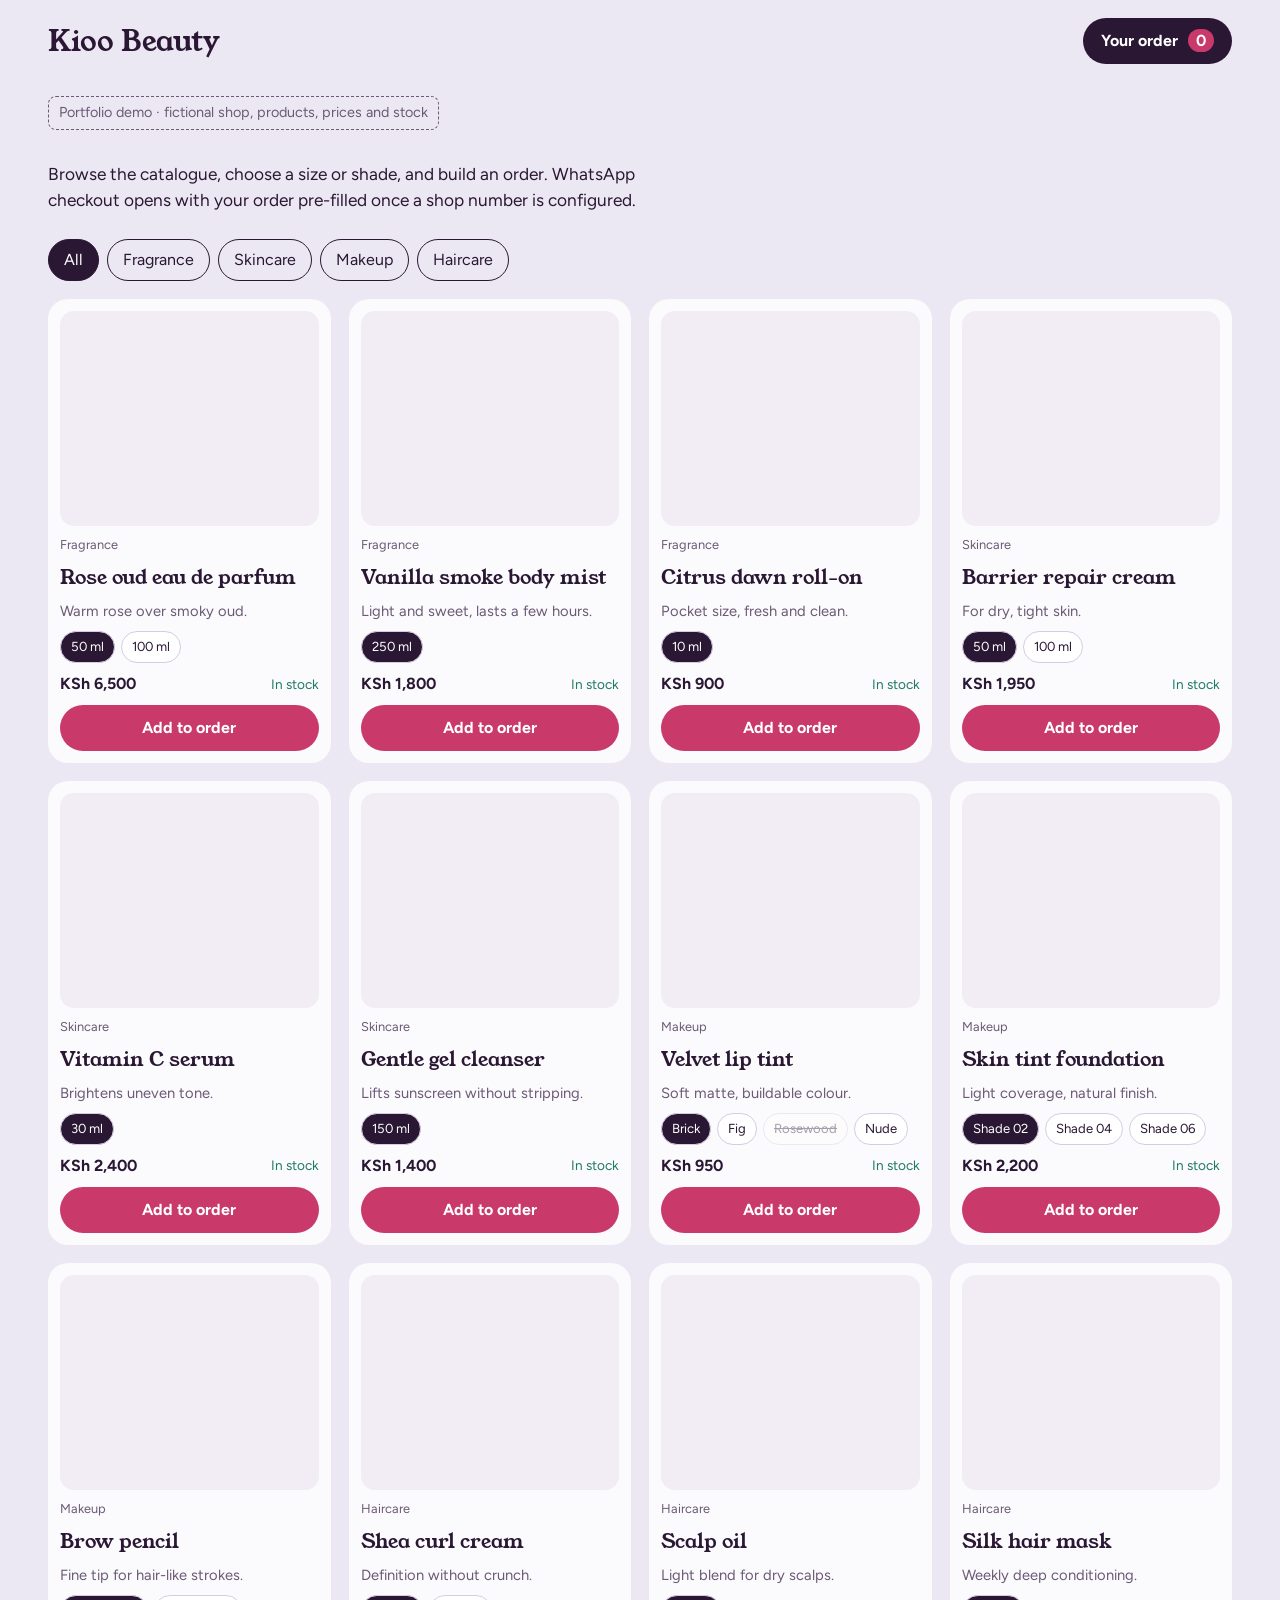
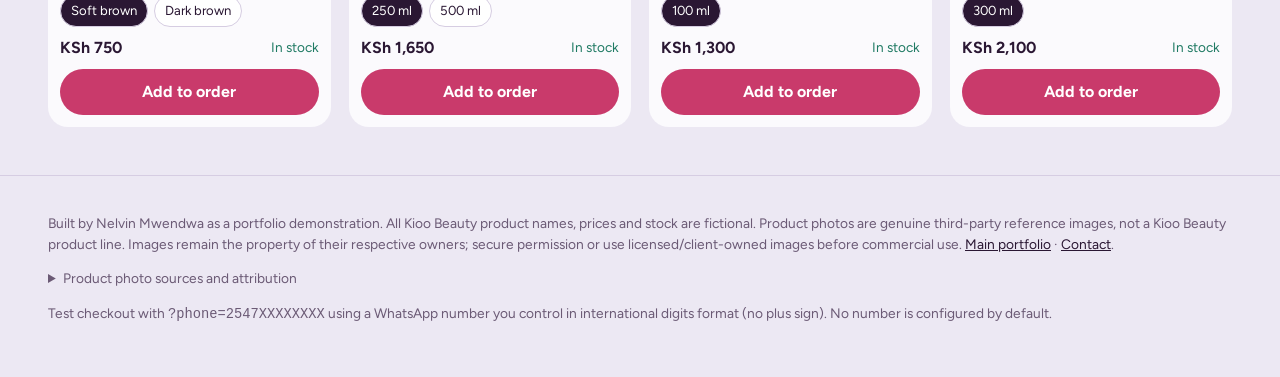
<file: catalogue-demo/index.html>
<!doctype html>
<html lang="en"><head><meta charset="utf-8"><meta name="viewport" content="width=device-width,initial-scale=1">
<title>Kioo Beauty | WhatsApp Catalogue Demo</title>
<meta name="description" content="A portfolio demonstration of a responsive beauty catalogue with product options, stock limits, a basket and WhatsApp checkout.">
<link rel="preconnect" href="https://fonts.googleapis.com"><link rel="preconnect" href="https://fonts.gstatic.com" crossorigin>
<link href="https://fonts.googleapis.com/css2?family=Figtree:wght@400;500;600;700&family=Young+Serif&display=swap" rel="stylesheet">
<style>
:root{--bg:#ece8f3;--paper:#fbfafd;--ink:#2a1733;--muted:#6b5a75;--pink:#c93a6b;--jade:#1f7a63;--line:#d6cde2}*{box-sizing:border-box}body{margin:0;background:var(--bg);color:var(--ink);font:16px/1.5 Figtree,system-ui,sans-serif}button,a{font:inherit}button{cursor:pointer}:focus-visible{outline:3px solid var(--ink);outline-offset:3px}.top{display:flex;justify-content:space-between;align-items:center;padding:18px clamp(16px,4vw,48px);gap:16px}.brand{font:1.8rem "Young Serif",Georgia,serif}.basket-btn,.add,.send{border:0;border-radius:999px;padding:11px 18px;background:var(--ink);color:white;font-weight:700}.basket-btn span{background:var(--pink);border-radius:99px;padding:2px 8px;margin-left:6px}main{padding:0 clamp(16px,4vw,48px) 48px}.notice{display:inline-block;border:1px dashed var(--muted);border-radius:8px;padding:5px 10px;color:var(--muted);font-size:.9rem}.intro{max-width:60ch;font-size:1.08rem}.chips{display:flex;gap:8px;overflow:auto;padding:8px 0 18px}.chip,.variant{border:1px solid var(--ink);background:transparent;color:var(--ink);border-radius:99px;padding:8px 15px;white-space:nowrap}.chip[aria-pressed=true],.variant[aria-pressed=true]{background:var(--ink);color:white}.grid{display:grid;grid-template-columns:repeat(auto-fill,minmax(230px,1fr));gap:18px}.card{background:var(--paper);border-radius:20px;padding:12px;display:flex;flex-direction:column;gap:9px}.photo{height:215px;background:#f2edf5;border-radius:14px;display:grid;place-items:center;overflow:hidden}.photo img{width:100%;height:100%;object-fit:contain;background:white}.photo.missing:after{content:"Image unavailable · see source links";color:var(--muted);font-size:.85rem;padding:12px}.category{font-size:.8rem;color:var(--muted)}h2{font:1.25rem "Young Serif",Georgia,serif;margin:0}.note{font-size:.92rem;color:var(--muted);margin:0}.variants{display:flex;flex-wrap:wrap;gap:6px}.variant{font-size:.82rem;padding:5px 10px;border-color:var(--line);background:white}.variant:disabled{opacity:.4;text-decoration:line-through}.price-row{display:flex;justify-content:space-between;align-items:center}.price{font-weight:700}.stock{font-size:.85rem;color:var(--jade)}.stock.low{color:var(--pink)}.add{background:var(--pink);margin-top:auto}.add:disabled{background:var(--line);color:var(--muted)}#scrim{display:none;position:fixed;inset:0;background:#2a173388;z-index:5}#scrim.open{display:block}#basket{position:fixed;z-index:6;right:0;top:0;height:100dvh;width:min(430px,100%);overflow:auto;background:var(--paper);padding:20px;transform:translateX(105%);transition:transform .2s}#basket.open{transform:none}.bhead{display:flex;justify-content:space-between;align-items:center}.bhead h2{font-size:1.5rem}.close{border:1px solid var(--ink);border-radius:99px;background:transparent;padding:7px 14px}.item{display:grid;grid-template-columns:1fr auto;gap:10px;padding:12px 0;border-bottom:1px solid var(--line)}.qty{display:flex;align-items:center;gap:8px}.qty button{width:30px;height:30px;border-radius:50%;border:1px solid var(--ink);background:transparent}.bubble{white-space:pre-wrap;background:#d5eedf;padding:14px;border-radius:15px;margin-top:12px}.send{display:block;text-align:center;text-decoration:none;background:var(--jade);margin:16px 0}.send[aria-disabled=true]{pointer-events:none;background:var(--line);color:var(--muted)}.hint,footer{color:var(--muted);font-size:.86rem}footer{border-top:1px solid var(--line);padding:24px clamp(16px,4vw,48px) 40px}footer a{color:var(--ink)}@media(prefers-reduced-motion:reduce){#basket{transition:none}}
</style></head>
<body><header class="top"><div class="brand">Kioo Beauty</div><button class="basket-btn" id="open">Your order <span id="count">0</span></button></header>
<main><p class="notice">Portfolio demo · fictional shop, products, prices and stock</p><p class="intro">Browse the catalogue, choose a size or shade, and build an order. WhatsApp checkout opens with your order pre-filled once a shop number is configured.</p><div class="chips" id="chips" role="group" aria-label="Product categories"></div><div class="grid" id="grid"></div></main>
<div id="scrim"></div><aside id="basket" aria-label="Your order" role="dialog" aria-modal="true" aria-hidden="true" inert><div class="bhead"><h2>Your order</h2><button class="close" id="close">Close</button></div><div id="items"></div><h3>The shop receives this message</h3><div class="bubble" id="bubble">Your message will appear here.</div><a class="send" id="send" aria-disabled="true" target="_blank" rel="noopener">Send order on WhatsApp</a><p class="hint">Nothing is sent until the customer presses Send in WhatsApp.</p></aside>
<footer><p>Built by Nelvin Mwendwa as a portfolio demonstration. All Kioo Beauty product names, prices and stock are fictional. Product photos are genuine third-party reference images, not a Kioo Beauty product line. Images remain the property of their respective owners; secure permission or use licensed/client-owned images before commercial use. <a href="https://nelvinmwendwa.github.io/">Main portfolio</a> · <a href="mailto:mwendwanelvin6@gmail.com">Contact</a>.</p>
<details><summary>Product photo sources and attribution</summary><p>
<a href="https://premiereavenue.fr/products/rose-oud-1" target="_blank" rel="noopener">Rose Oud</a> ·
<a href="https://thebodyshop.ca/collections/body-mist" target="_blank" rel="noopener">Vanilla body mist</a> ·
<a href="https://www.stories.com/en-ch/product/roll-on-perfume-arabesque-wood-0447705015/" target="_blank" rel="noopener">Roll-on perfume oil</a> ·
<a href="https://www.kosmetikfuchs.de/ko4572cec11/barrier-repair-moisturizer-50ml" target="_blank" rel="noopener">Barrier moisturiser</a> ·
<a href="https://vi.md-factor.com/products/md-vitamin-c-serum" target="_blank" rel="noopener">Vitamin C serum</a> ·
<a href="https://www.caretobeauty.com/jp/grown-alchemist-gentle-gel-facial-cleanser-200ml/" target="_blank" rel="noopener">Gel cleanser</a> ·
<a href="https://www.ubuy.co.id/en/product/2CR3VK0-peripera-ink-the-velvet-lip-tint-high-pigment-color-longwear-weightless-not-animal-tested-gluten-free-paraben-free-good-brick-01-0-14-fl-oz" target="_blank" rel="noopener">Velvet lip tint</a> ·
<a href="https://www.palladiobeauty.com/products/skin-tint" target="_blank" rel="noopener">Skin tint</a> ·
<a href="https://www.muagreece.com/en/products/mua-brow-define-pencil-mid-brown" target="_blank" rel="noopener">Brow pencil</a> ·
<a href="https://pmonlinestore.lk/products/roushun-shea-butter-curling-cream-350ml" target="_blank" rel="noopener">Curl cream</a> ·
<a href="https://nekkocare.com/products/nekko-scalp-oil" target="_blank" rel="noopener">Scalp oil</a> ·
<a href="https://www.thesilklady.com/products/silk-protein-hair-mask-intense-repair-250ml" target="_blank" rel="noopener">Hair mask</a>.
</p></details><p>Test checkout with <code>?phone=2547XXXXXXXX</code> using a WhatsApp number you control in international digits format (no plus sign). No number is configured by default.</p></footer>
<script>
const params=new URLSearchParams(location.search);
const phone=(params.get("phone")||"").replace(/\D/g,"");
const shop=(params.get("shop")||"Kioo Beauty").trim().slice(0,60)||"Kioo Beauty";
document.querySelector(".brand").textContent=shop;
const products=[
{id:"rose-oud",name:"Rose oud eau de parfum",cat:"Fragrance",note:"Warm rose over smoky oud.",image:"https://premiereavenue.fr/cdn/shop/files/rose-oud-14303-6380012.jpg?v=1760481553",source:"https://premiereavenue.fr/products/rose-oud-1",variants:[["50 ml",6500,8],["100 ml",10500,3]]},
{id:"vanilla-mist",name:"Vanilla smoke body mist",cat:"Fragrance",note:"Light and sweet, lasts a few hours.",image:"https://thebodyshop.ca/cdn/shop/files/VANILLA_BODY_MIST_100ml_1_INECMPS119_e4dd3cdc-2ffe-49a8-84a3-d26f605a2b49.webp?crop=center&height=2252&v=1738930740&width=2048",source:"https://thebodyshop.ca/collections/body-mist",variants:[["250 ml",1800,12]]},
{id:"citrus-roll",name:"Citrus dawn roll-on",cat:"Fragrance",note:"Pocket size, fresh and clean.",image:"https://media.stories.com/assets/005/d0/2f/d02fa5dca0eb24aa70db92da1d0570e8f195d1e1_xxl-1.jpg?imwidth=2560",source:"https://www.stories.com/en-ch/product/roll-on-perfume-arabesque-wood-0447705015/",variants:[["10 ml",900,8]]},
{id:"barrier",name:"Barrier repair cream",cat:"Skincare",note:"For dry, tight skin.",image:"https://www.kosmetikfuchs.de/media/30/0e/40/1782804918/4260576415028_ko4572cec11.webp?ts=1782804918",source:"https://www.kosmetikfuchs.de/ko4572cec11/barrier-repair-moisturizer-50ml",variants:[["50 ml",1950,9],["100 ml",3200,2]]},
{id:"vitc",name:"Vitamin C serum",cat:"Skincare",note:"Brightens uneven tone.",image:"https://vi.md-factor.com/cdn/shop/files/clear-stable-vitamin-c-serum-dropper-texture.png?v=1770970379&width=1200",source:"https://vi.md-factor.com/products/md-vitamin-c-serum",variants:[["30 ml",2400,6]]},
{id:"cleanser",name:"Gentle gel cleanser",cat:"Skincare",note:"Lifts sunscreen without stripping.",image:"https://static.beautytocare.com/cdn-cgi/image/f%3Dauto/media/catalog/product/g/r/grown-alchemist-gentle-gel-facial-cleanser-200ml-1.jpg",source:"https://www.caretobeauty.com/jp/grown-alchemist-gentle-gel-facial-cleanser-200ml/",variants:[["150 ml",1400,15]]},
{id:"lip",name:"Velvet lip tint",cat:"Makeup",note:"Soft matte, buildable colour.",image:"https://images-cdn.ubuy.co.id/661c4e4f8bd0343be259b77f-peripera-ink-the-velvet-lip-tint-high.jpg",source:"https://www.ubuy.co.id/en/product/2CR3VK0-peripera-ink-the-velvet-lip-tint-high-pigment-color-longwear-weightless-not-animal-tested-gluten-free-paraben-free-good-brick-01-0-14-fl-oz",variants:[["Brick",950,7],["Fig",950,4],["Rosewood",950,0],["Nude",950,10]]},
{id:"tint",name:"Skin tint foundation",cat:"Makeup",note:"Light coverage, natural finish.",image:"https://www.palladiobeauty.com/cdn/shop/files/ST30-medium-sand-skin-tint-web-ready-1100x1100-1_1200x.jpg?v=1766526309",source:"https://www.palladiobeauty.com/products/skin-tint",variants:[["Shade 02",2200,5],["Shade 04",2200,5],["Shade 06",2200,1]]},
{id:"brow",name:"Brow pencil",cat:"Makeup",note:"Fine tip for hair-like strokes.",image:"https://www.muagreece.com/cdn/shop/files/Brow-Define-Eyebrow-Pencil-Mid-Brown-LID-OFF_1080x.jpg?v=1754393711",source:"https://www.muagreece.com/en/products/mua-brow-define-pencil-mid-brown",variants:[["Soft brown",750,11],["Dark brown",750,8]]},
{id:"curl",name:"Shea curl cream",cat:"Haircare",note:"Definition without crunch.",image:"https://pmonlinestore.lk/cdn/shop/files/1_778934fd-a75b-42f9-ae8a-8eb41aa2d47c.png?v=1754987271&width=1445",source:"https://pmonlinestore.lk/products/roushun-shea-butter-curling-cream-350ml",variants:[["250 ml",1650,10],["500 ml",2900,4]]},
{id:"scalp",name:"Scalp oil",cat:"Haircare",note:"Light blend for dry scalps.",image:"https://nekkocare.com/cdn/shop/files/Scalp_Oil_Nekko_2048x2048.jpg?v=1738363927",source:"https://nekkocare.com/products/nekko-scalp-oil",variants:[["100 ml",1300,13]]},
{id:"mask",name:"Silk hair mask",cat:"Haircare",note:"Weekly deep conditioning.",image:"https://www.thesilklady.com/cdn/shop/files/Silk_hair_mask_jpg.jpg?crop=center&height=1200&v=1762263753&width=1200",source:"https://www.thesilklady.com/products/silk-protein-hair-mask-intense-repair-250ml",variants:[["300 ml",2100,6]]}
];
const cats=["All","Fragrance","Skincare","Makeup","Haircare"],selected={},cart={};let category="All";
const $=s=>document.querySelector(s),money=n=>"KSh "+n.toLocaleString("en-KE");
products.forEach(p=>selected[p.id]=Math.max(0,p.variants.findIndex(v=>v[2]>0)));
function drawChips(){$("#chips").innerHTML=cats.map(c=>'<button class="chip" data-cat="'+c+'" aria-pressed="'+(category===c)+'">'+c+'</button>').join("")}
function drawProducts(){const list=products.filter(p=>category==="All"||p.cat===category);$("#grid").innerHTML=list.map(p=>{const i=selected[p.id],v=p.variants[i],key=p.id+"|"+i,q=cart[key]||0,stock=v[2],disabled=stock===0||q>=stock;return '<article class="card"><div class="photo"><img src="'+p.image+'" alt="Reference product photo: '+p.name+'" loading="lazy" decoding="async" onerror="this.remove();this.parentElement.classList.add(\'missing\')"></div><div class="category">'+p.cat+'</div><h2>'+p.name+'</h2><p class="note">'+p.note+'</p><div class="variants">'+p.variants.map((x,j)=>'<button class="variant" data-p="'+p.id+'" data-v="'+j+'" aria-pressed="'+(i===j)+'" '+(x[2]===0?'disabled':'')+'>'+x[0]+'</button>').join("")+'</div><div class="price-row"><span class="price">'+money(v[1])+'</span><span class="stock '+(stock===0?'low':stock<=3?'low':'')+'">'+(stock===0?'Sold out':stock<=3?'Only '+stock+' left':'In stock')+'</span></div><button class="add" data-add="'+p.id+'" '+(disabled?'disabled':'')+'>'+(stock===0?'Sold out':disabled?'All available added':'Add to order')+'</button></article>'}).join("")}
function entries(){return Object.entries(cart).filter(([,q])=>q>0).map(([key,q])=>{const [id,i]=key.split("|");const p=products.find(x=>x.id===id),v=p.variants[+i];return {key,q,p,v}})}
function orderMessage(){const es=entries();if(!es.length)return "";const total=es.reduce((n,e)=>n+e.q*e.v[1],0);return ["Hello "+shop+", I'd like to order:",...es.map(e=>e.q+" x "+e.p.name+" ("+e.v[0]+") - "+money(e.q*e.v[1])),"Total: "+money(total),"","Name:","Delivery area:"].join("\n")}
function drawCart(){const es=entries();$("#count").textContent=es.reduce((n,e)=>n+e.q,0);$("#items").innerHTML=es.length?es.map(e=>'<div class="item"><div><strong>'+e.p.name+'</strong><div class="note">'+e.v[0]+' · '+money(e.v[1])+'</div></div><div class="qty"><button data-dec="'+e.key+'">−</button><span>'+e.q+'</span><button data-inc="'+e.key+'" '+(e.q>=e.v[2]?'disabled':'')+'>+</button></div></div>').join(""):'<p class="note">Your order is empty. Add products to see the message.</p>';const msg=orderMessage();$("#bubble").textContent=msg||"Your message will appear here.";const send=$("#send");if(msg&&/^254\d{9}$/.test(phone)){send.href="https://wa.me/"+phone+"?text="+encodeURIComponent(msg);send.setAttribute("aria-disabled","false");send.textContent="Send order on WhatsApp"}else{send.removeAttribute("href");send.setAttribute("aria-disabled","true");send.textContent=msg?"Configure a test WhatsApp number to check out":"Send order on WhatsApp"}}
$("#chips").addEventListener("click",e=>{const b=e.target.closest("[data-cat]");if(b){category=b.dataset.cat;drawChips();drawProducts()}});$("#grid").addEventListener("click",e=>{const v=e.target.closest("[data-v]");if(v){selected[v.dataset.p]=+v.dataset.v;drawProducts();return}const b=e.target.closest("[data-add]");if(b){const key=b.dataset.add+"|"+selected[b.dataset.add];cart[key]=(cart[key]||0)+1;drawProducts();drawCart()}});$("#items").addEventListener("click",e=>{const inc=e.target.closest("[data-inc]"),dec=e.target.closest("[data-dec]");if(inc)cart[inc.dataset.inc]++;else if(dec){cart[dec.dataset.dec]--;if(cart[dec.dataset.dec]<=0)delete cart[dec.dataset.dec]}else return;drawCart();drawProducts()});
const basket=$("#basket"),scrim=$("#scrim");function openBasket(open){basket.classList.toggle("open",open);scrim.classList.toggle("open",open);basket.inert=!open;basket.setAttribute("aria-hidden",String(!open));(open?$("#close"):$("#open")).focus()}$("#open").addEventListener("click",()=>openBasket(true));$("#close").addEventListener("click",()=>openBasket(false));scrim.addEventListener("click",()=>openBasket(false));document.addEventListener("keydown",e=>{if(e.key==="Escape"&&basket.classList.contains("open"))openBasket(false)});
drawChips();drawProducts();drawCart();
</script></body></html>
</file>
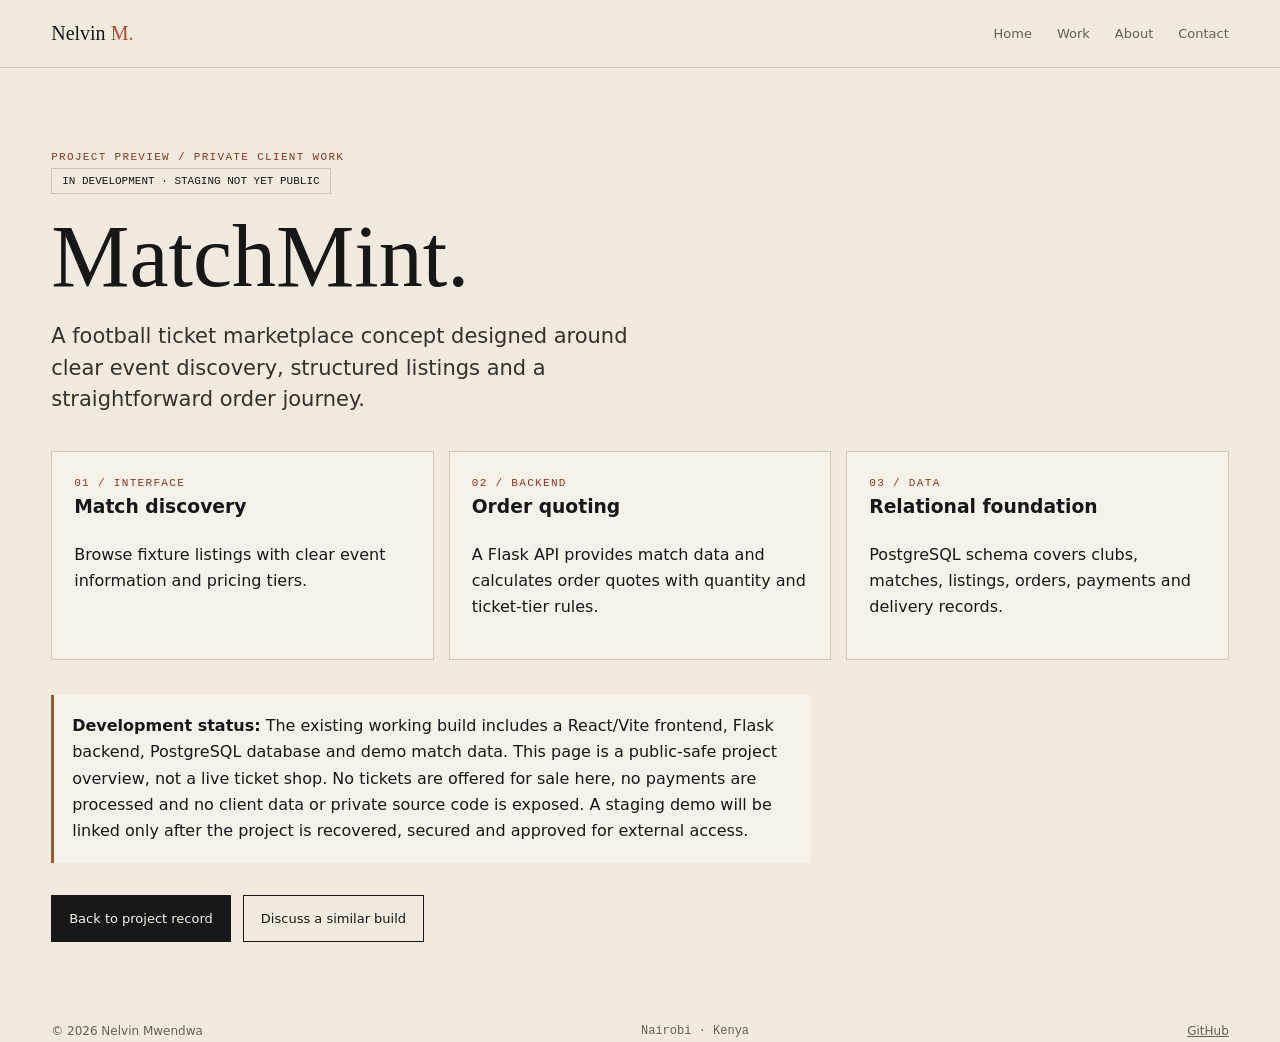
<file: matchmint-preview/index.html>
<!doctype html><html lang="en"><head><meta charset="utf-8"><meta name="viewport" content="width=device-width,initial-scale=1"><title>MatchMint · Project Preview</title><meta name="description" content="A private ticket marketplace project preview by Nelvin Mwendwa."><link rel="stylesheet" href="../styles.css"><style>.preview{padding:80px 0}.preview h1{font:400 clamp(48px,8vw,88px)/.98 var(--serif);margin:20px 0}.preview-grid{display:grid;grid-template-columns:repeat(3,1fr);gap:15px;margin:35px 0}.preview-card{border:1px solid var(--line);padding:22px;background:var(--paper)}.preview-card h3{margin-top:0}.status{display:inline-block;border:1px solid var(--line);padding:6px 10px;font:11px var(--mono);text-transform:uppercase}.notice{padding:18px;border-left:3px solid var(--rust);background:var(--paper);max-width:760px}@media(max-width:650px){.preview-grid{grid-template-columns:1fr}}</style></head><body><header class="site-header"><div class="nav"><a class="brand" href="../index.html">Nelvin <span>M.</span></a><nav class="navlinks"><a href="../index.html">Home</a><a href="../work.html">Work</a><a href="../about.html">About</a><a href="../contact.html">Contact</a></nav></div></header><main class="container"><section class="preview"><div class="eyebrow">Project preview / Private client work</div><span class="status">In development · Staging not yet public</span><h1>MatchMint.</h1><p class="lead">A football ticket marketplace concept designed around clear event discovery, structured listings and a straightforward order journey.</p><div class="preview-grid"><article class="preview-card"><div class="eyebrow">01 / Interface</div><h3>Match discovery</h3><p>Browse fixture listings with clear event information and pricing tiers.</p></article><article class="preview-card"><div class="eyebrow">02 / Backend</div><h3>Order quoting</h3><p>A Flask API provides match data and calculates order quotes with quantity and ticket-tier rules.</p></article><article class="preview-card"><div class="eyebrow">03 / Data</div><h3>Relational foundation</h3><p>PostgreSQL schema covers clubs, matches, listings, orders, payments and delivery records.</p></article></div><div class="notice"><strong>Development status:</strong> The existing working build includes a React/Vite frontend, Flask backend, PostgreSQL database and demo match data. This page is a public-safe project overview, not a live ticket shop. No tickets are offered for sale here, no payments are processed and no client data or private source code is exposed. A staging demo will be linked only after the project is recovered, secured and approved for external access.</div><div class="hero-actions"><a class="button primary" href="../work.html#matchmint">Back to project record</a><a class="button" href="../contact.html">Discuss a similar build</a></div></section></main><footer class="container"><div>© 2026 Nelvin Mwendwa</div><div class="mono">Nairobi · Kenya</div><div><a href="https://github.com/nelvinmwendwa">GitHub</a></div></footer></body></html>
</file>
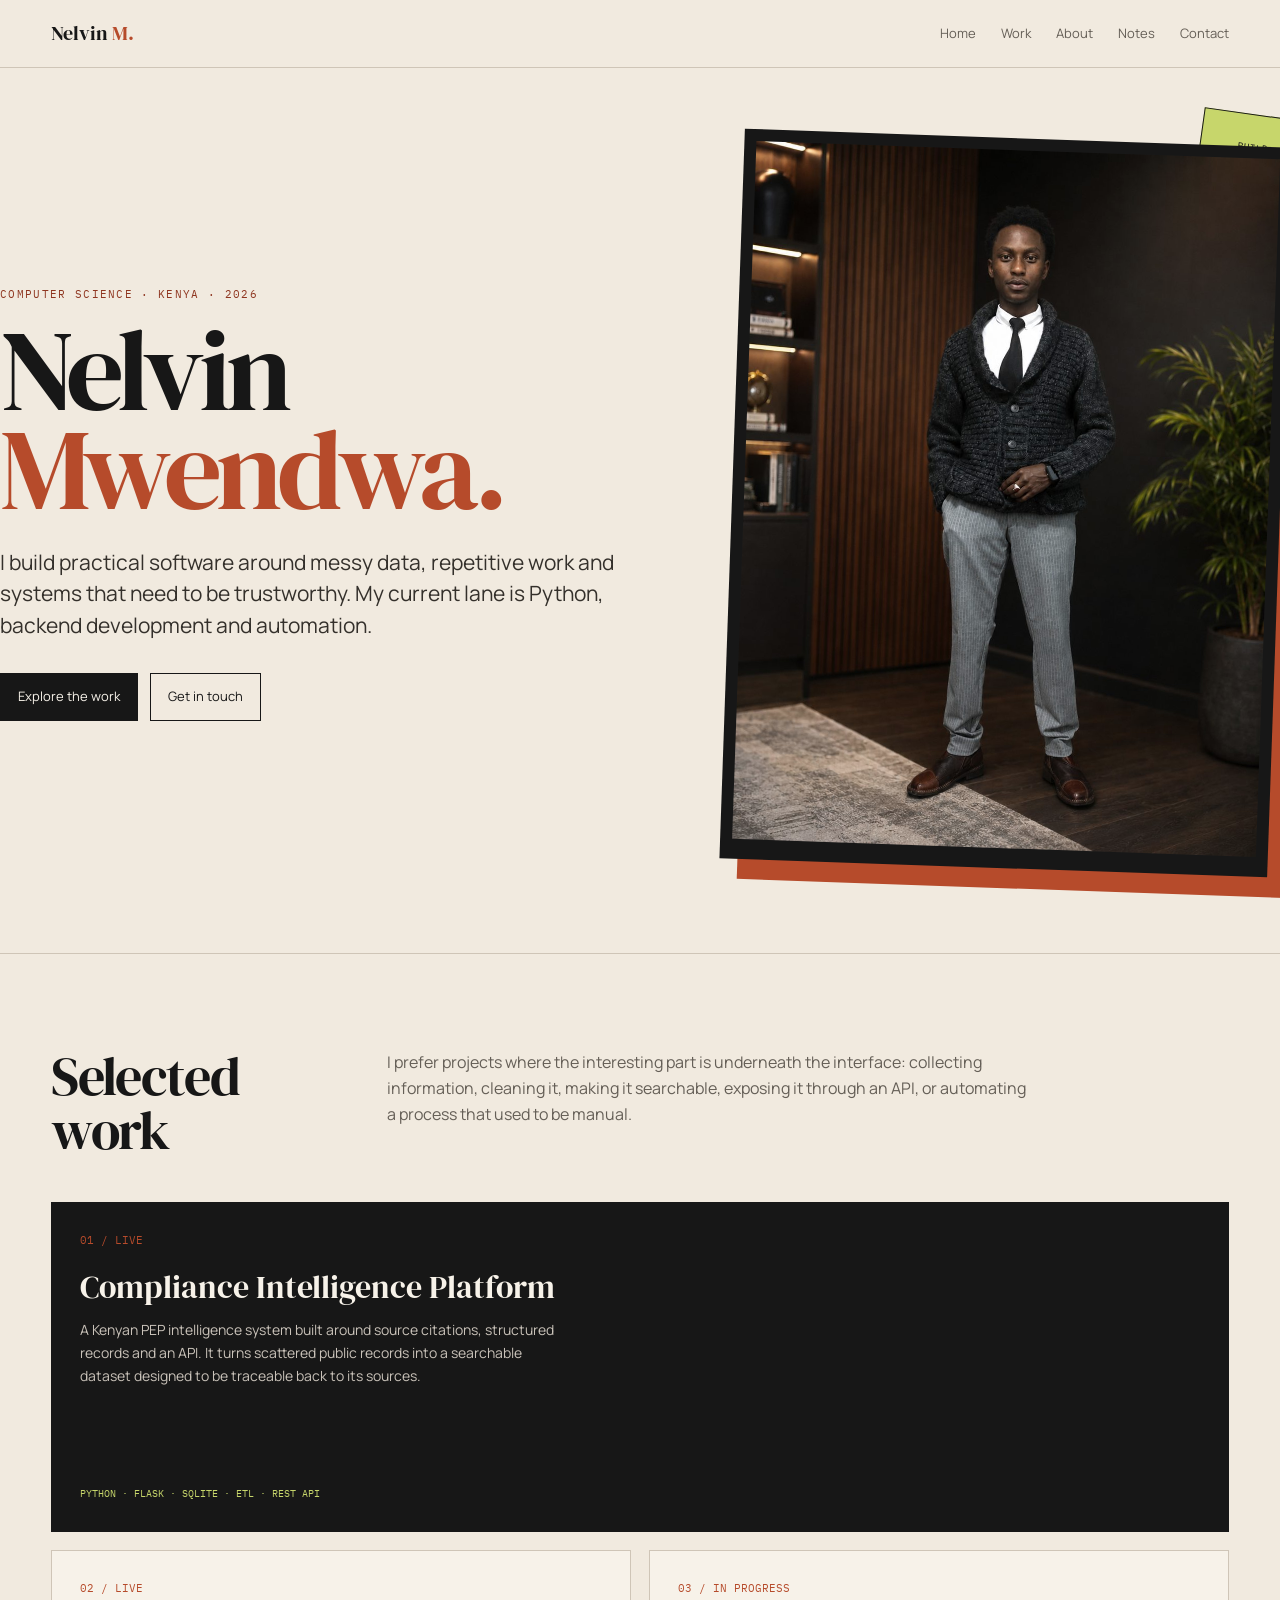
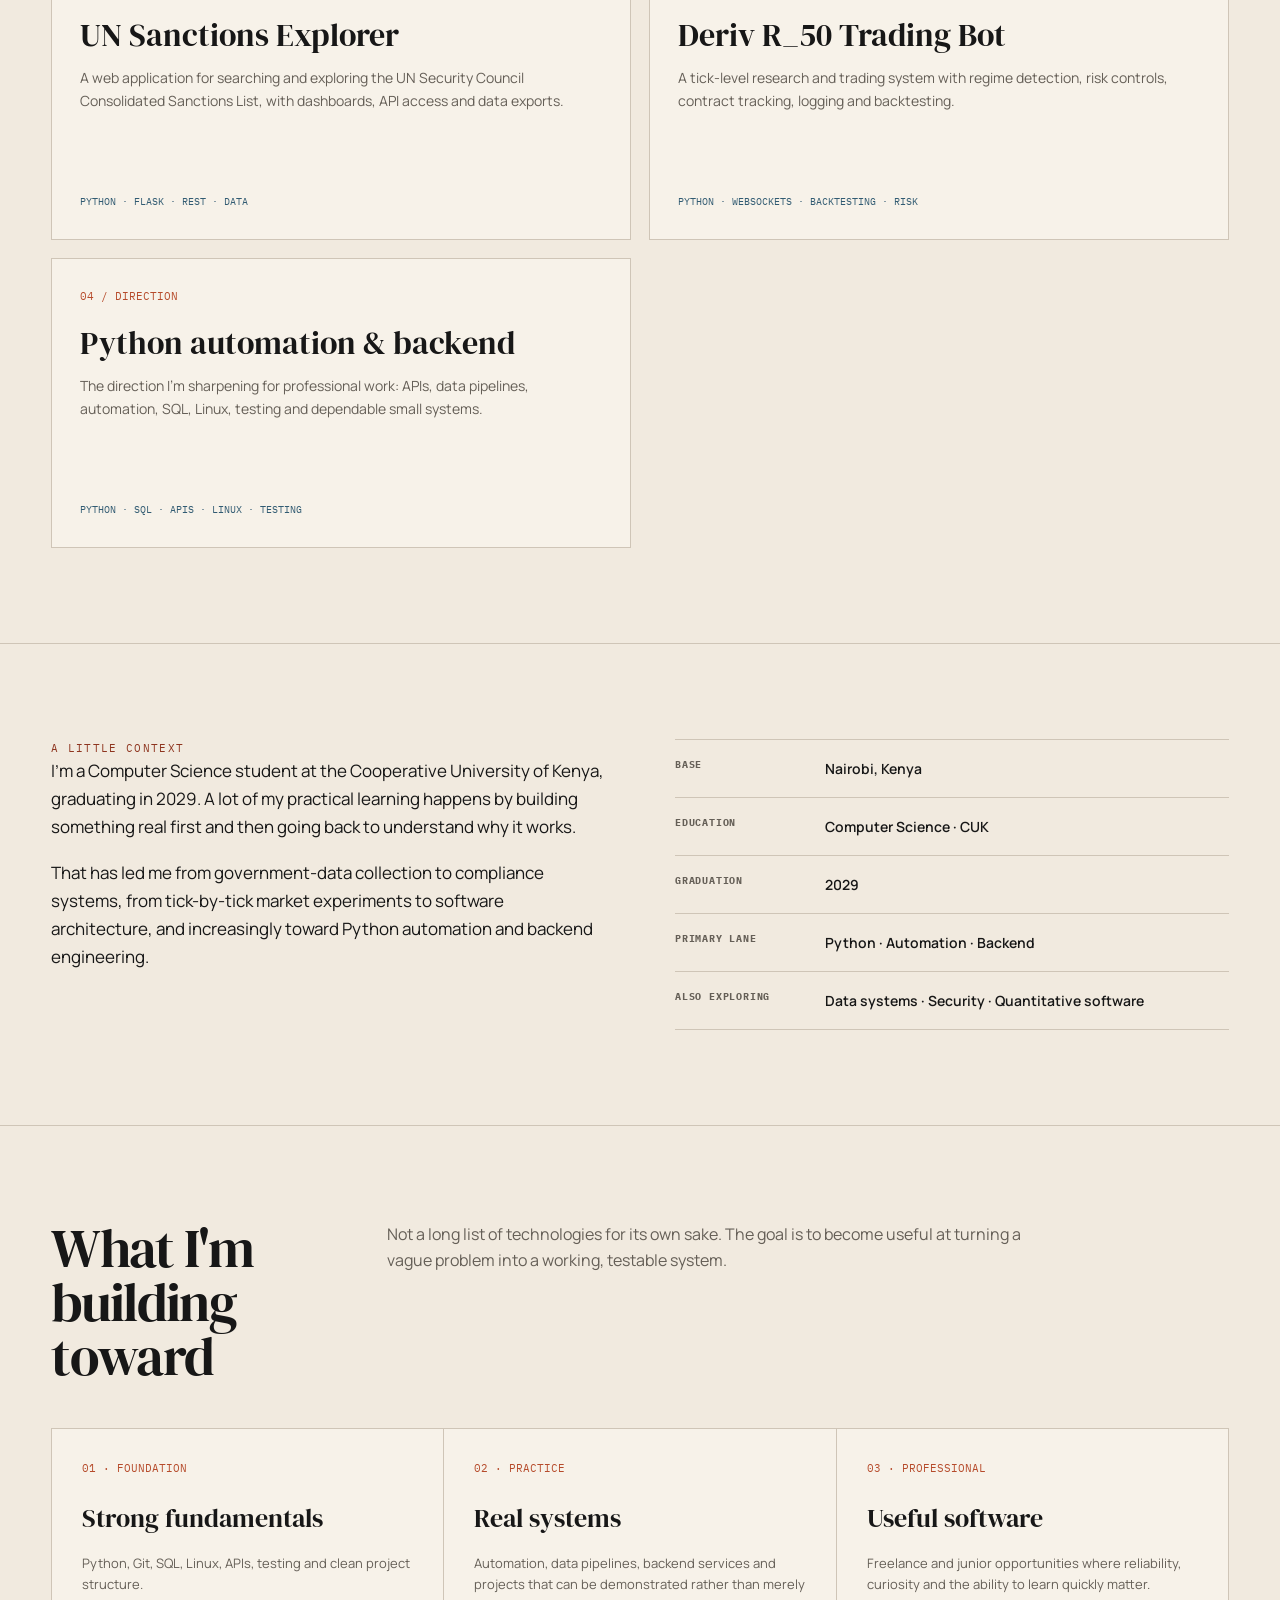
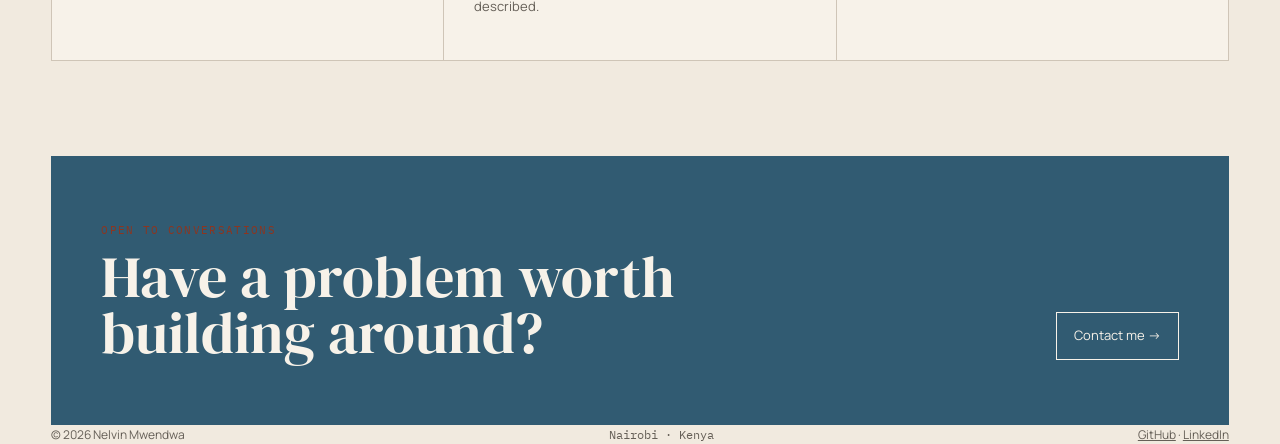
<file: nelvin-personal-site/index.html>
<!doctype html><html lang="en"><head><meta charset="utf-8"><meta name="viewport" content="width=device-width,initial-scale=1">
<title>Computer Science · Python · Systems · Nelvin Mwendwa</title><meta name="description" content="Nelvin Mwendwa is a Computer Science student in Kenya building Python automation, backend systems, compliance data tools and quantitative software.">
<link rel="preconnect" href="https://fonts.googleapis.com"><link rel="preconnect" href="https://fonts.gstatic.com" crossorigin>
<link href="https://fonts.googleapis.com/css2?family=DM+Serif+Display&family=IBM+Plex+Mono:wght@400;500&family=Manrope:wght@400;500;600;700&display=swap" rel="stylesheet"><link rel="stylesheet" href="styles.css">
<script type="application/ld+json">{"@context":"https://schema.org","@type":"Person","name":"Nelvin Mwendwa","alternateName":"Saint","jobTitle":"Computer Science student and Python / automation developer","url":"","sameAs":["https://github.com/saint-art","https://www.linkedin.com/in/nelvin-mwendwa/"],"email":"mailto:mwendwanelvin6@gmail.com","description":"Computer Science student from Kenya building Python automation, backend systems, compliance data tools and quantitative software."}</script></head><body>
<header class="site-header"><div class="nav"><a class="brand" href="index.html">Nelvin <span>M.</span></a><nav class="navlinks"><a href="index.html">Home</a><a href="work.html">Work</a><a href="about.html">About</a><a href="writing.html">Notes</a><a href="contact.html">Contact</a></nav></div></header>
<main>
<div class="container hero">
  <div>
    <div class="kicker">Computer Science · Kenya · 2026</div>
    <h1>Nelvin<br><em>Mwendwa.</em></h1>
    <p class="lead">I build practical software around messy data, repetitive work and systems that need to be trustworthy. My current lane is Python, backend development and automation.</p>
    <div class="hero-actions"><a class="button primary" href="work.html">Explore the work</a><a class="button" href="contact.html">Get in touch</a></div>
  </div>
  <div class="hero-card"><div class="stamp">BUILD<br>TEST<br>LEARN<br>REPEAT</div><div class="photo-frame"><img src="images/portrait.jpg" alt="Portrait of Nelvin Mwendwa"></div></div>
</div>

<section class="section"><div class="container">
 <div class="section-head"><h2>Selected work</h2><p>I prefer projects where the interesting part is underneath the interface: collecting information, cleaning it, making it searchable, exposing it through an API, or automating a process that used to be manual.</p></div>
 <div class="work-grid">
  <a class="project feature" href="https://compliance-intelligence-platform-hncx.onrender.com/" target="_blank" rel="noopener"><div><div class="number">01 / LIVE</div><h3>Compliance Intelligence Platform</h3><p>A Kenyan PEP intelligence system built around source citations, structured records and an API. It turns scattered public records into a searchable dataset designed to be traceable back to its sources.</p></div><div class="stack">PYTHON · FLASK · SQLITE · ETL · REST API</div></a>
  <a class="project" href="https://un-sanctions-explorer.onrender.com/" target="_blank" rel="noopener"><div><div class="number">02 / LIVE</div><h3>UN Sanctions Explorer</h3><p>A web application for searching and exploring the UN Security Council Consolidated Sanctions List, with dashboards, API access and data exports.</p></div><div class="stack">PYTHON · FLASK · REST · DATA</div></a>
  <a class="project" href="https://github.com/saint-art" target="_blank" rel="noopener"><div><div class="number">03 / IN PROGRESS</div><h3>Deriv R_50 Trading Bot</h3><p>A tick-level research and trading system with regime detection, risk controls, contract tracking, logging and backtesting.</p></div><div class="stack">PYTHON · WEBSOCKETS · BACKTESTING · RISK</div></a>
  <a class="project" href="work.html#automation"><div><div class="number">04 / DIRECTION</div><h3>Python automation & backend</h3><p>The direction I'm sharpening for professional work: APIs, data pipelines, automation, SQL, Linux, testing and dependable small systems.</p></div><div class="stack">PYTHON · SQL · APIS · LINUX · TESTING</div></a>
 </div>
</div></section>

<section class="section"><div class="container split">
 <div><div class="eyebrow">A little context</div><div class="copy"><p>I'm a Computer Science student at the Cooperative University of Kenya, graduating in 2029. A lot of my practical learning happens by building something real first and then going back to understand why it works.</p><p>That has led me from government-data collection to compliance systems, from tick-by-tick market experiments to software architecture, and increasingly toward Python automation and backend engineering.</p></div></div>
 <div class="fact-list">
  <div class="fact"><b>Base</b><span>Nairobi, Kenya</span></div><div class="fact"><b>Education</b><span>Computer Science · CUK</span></div><div class="fact"><b>Graduation</b><span>2029</span></div><div class="fact"><b>Primary lane</b><span>Python · Automation · Backend</span></div><div class="fact"><b>Also exploring</b><span>Data systems · Security · Quantitative software</span></div>
 </div>
</div></section>

<section class="section"><div class="container">
 <div class="section-head"><h2>What I'm building toward</h2><p>Not a long list of technologies for its own sake. The goal is to become useful at turning a vague problem into a working, testable system.</p></div>
 <div class="path"><article><div class="year">01 · FOUNDATION</div><h3>Strong fundamentals</h3><p>Python, Git, SQL, Linux, APIs, testing and clean project structure.</p></article><article><div class="year">02 · PRACTICE</div><h3>Real systems</h3><p>Automation, data pipelines, backend services and projects that can be demonstrated rather than merely described.</p></article><article><div class="year">03 · PROFESSIONAL</div><h3>Useful software</h3><p>Freelance and junior opportunities where reliability, curiosity and the ability to learn quickly matter.</p></article></div>
</div></section>

<div class="container"><section class="contact-band"><div><div class="eyebrow">Open to conversations</div><h2>Have a problem worth building around?</h2></div><a class="button" href="contact.html">Contact me →</a></section></div>
</main><footer class="container"><div>© 2026 Nelvin Mwendwa</div><div class="mono">Nairobi · Kenya</div><div><a href="https://github.com/saint-art" target="_blank" rel="noopener">GitHub</a> · <a href="https://www.linkedin.com/in/nelvin-mwendwa/" target="_blank" rel="noopener">LinkedIn</a></div></footer></body></html>
</file>
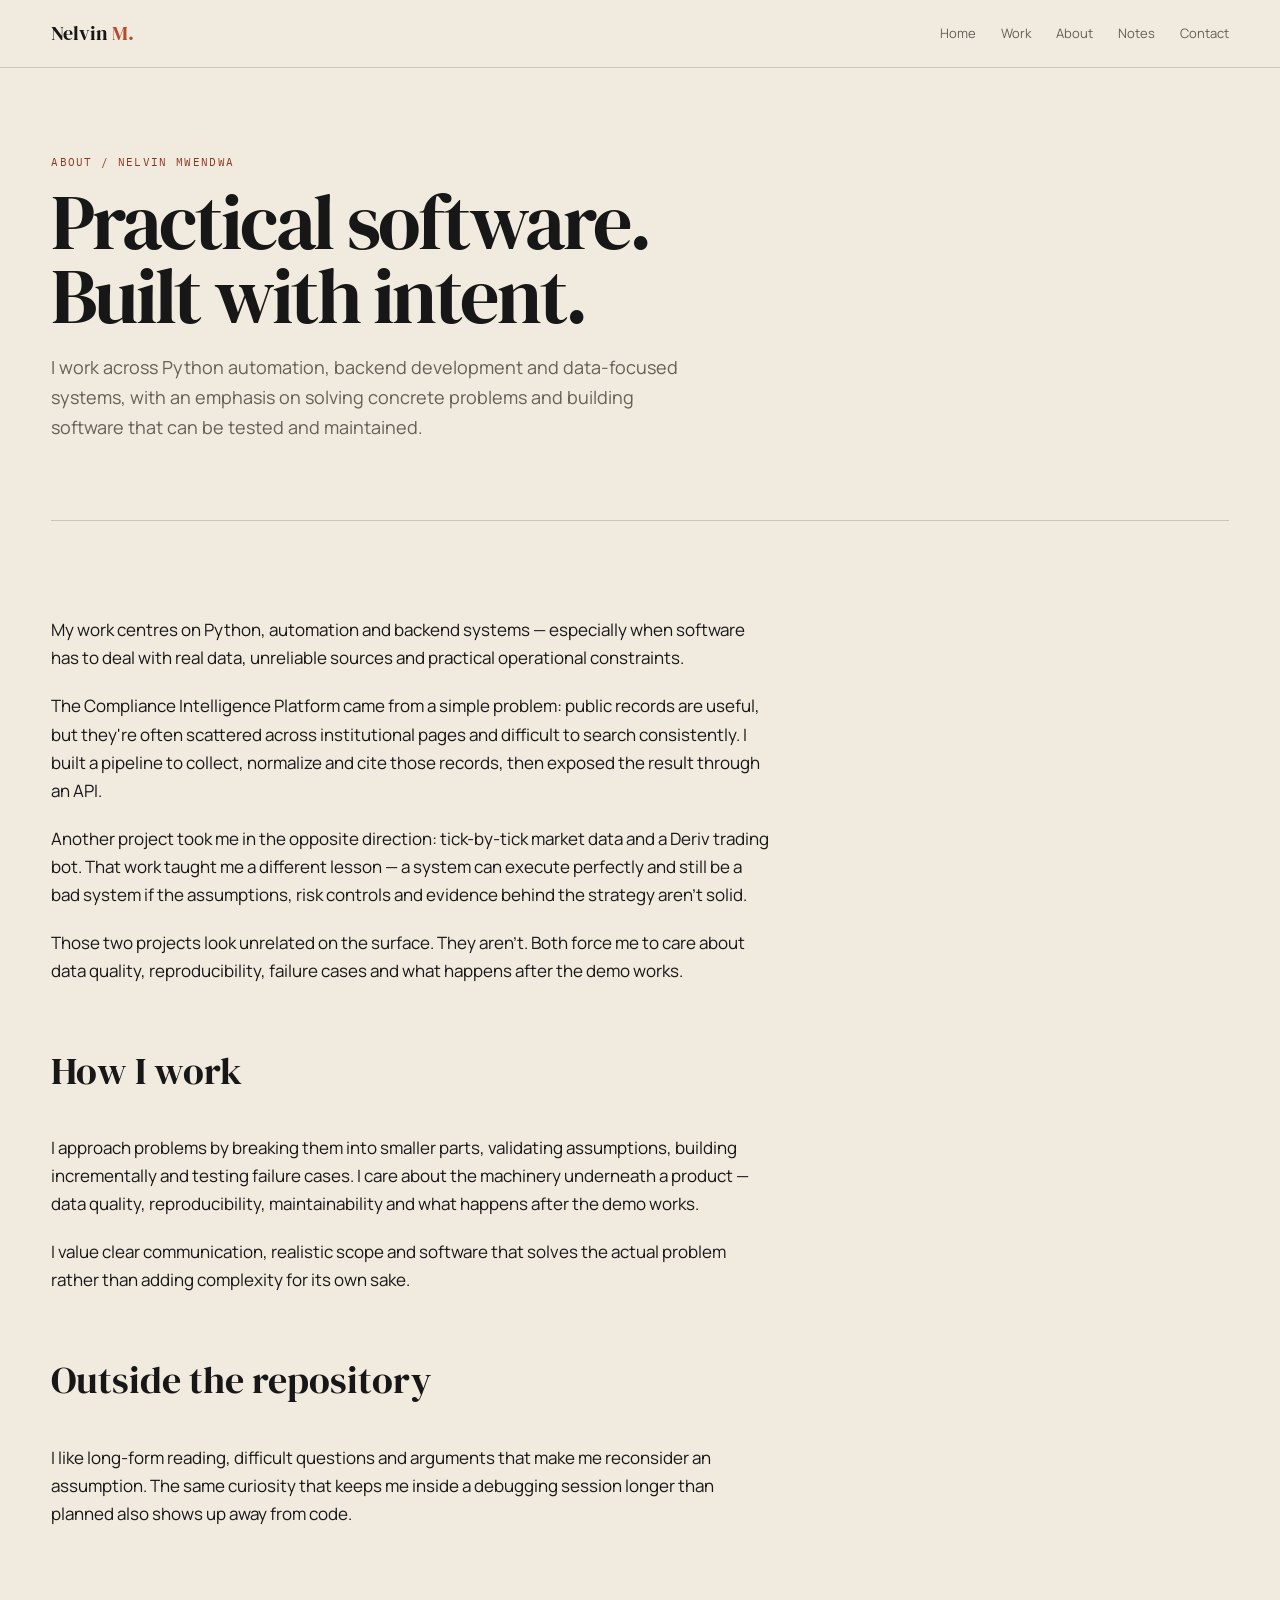
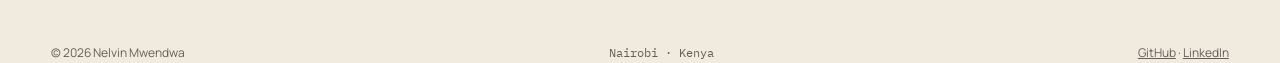
<file: about.html>
<!doctype html><html lang="en"><head><meta charset="utf-8"><meta name="viewport" content="width=device-width,initial-scale=1">
<title>About · Nelvin Mwendwa</title><meta name="description" content="About Nelvin Mwendwa, a Python developer focused on automation, backend systems, data and practical software.">
<link rel="canonical" href="https://nelvinmwendwa.github.io/about.html">
<link rel="preconnect" href="https://fonts.googleapis.com"><link rel="preconnect" href="https://fonts.gstatic.com" crossorigin>
<link href="https://fonts.googleapis.com/css2?family=DM+Serif+Display&family=IBM+Plex+Mono:wght@400;500&family=Manrope:wght@400;500;600;700&display=swap" rel="stylesheet"><link rel="stylesheet" href="styles.css">
<script type="application/ld+json">{"@context":"https://schema.org","@type":"Person","name":"Nelvin Mwendwa","alternateName":"Saint","jobTitle":"Python Developer and Automation Specialist","url":"https://nelvinmwendwa.github.io/","sameAs":["https://github.com/nelvinmwendwa","https://www.linkedin.com/in/nelvin-mwendwa/"],"email":"mailto:mwendwanelvin6@gmail.com","description":"Python developer in Kenya building automation, backend systems, compliance data tools and quantitative software."}</script></head><body>
<header class="site-header"><div class="nav"><a class="brand" href="index.html">Nelvin <span>M.</span></a><nav class="navlinks"><a href="index.html">Home</a><a href="work.html">Work</a><a href="about.html">About</a><a href="writing.html">Notes</a><a href="contact.html">Contact</a></nav></div></header>
<main class="container">
<div class="page-hero"><div class="eyebrow">About / Nelvin Mwendwa</div><h1>Practical software.<br>Built with intent.</h1><p>I work across Python automation, backend development and data-focused systems, with an emphasis on solving concrete problems and building software that can be tested and maintained.</p></div>
<section class="section" style="border-top:1px solid var(--line)">
<div class="prose">
<p>My work centres on Python, automation and backend systems — especially when software has to deal with real data, unreliable sources and practical operational constraints.</p>
<p>The Compliance Intelligence Platform came from a simple problem: public records are useful, but they're often scattered across institutional pages and difficult to search consistently. I built a pipeline to collect, normalize and cite those records, then exposed the result through an API.</p>
<p>Another project took me in the opposite direction: tick-by-tick market data and a Deriv trading bot. That work taught me a different lesson — a system can execute perfectly and still be a bad system if the assumptions, risk controls and evidence behind the strategy aren't solid.</p>
<p>Those two projects look unrelated on the surface. They aren't. Both force me to care about data quality, reproducibility, failure cases and what happens after the demo works.</p>
<h2>How I work</h2>
<p>I approach problems by breaking them into smaller parts, validating assumptions, building incrementally and testing failure cases. I care about the machinery underneath a product — data quality, reproducibility, maintainability and what happens after the demo works.</p>
<p>I value clear communication, realistic scope and software that solves the actual problem rather than adding complexity for its own sake.</p>
<h2>Outside the repository</h2>
<p>I like long-form reading, difficult questions and arguments that make me reconsider an assumption. The same curiosity that keeps me inside a debugging session longer than planned also shows up away from code.</p>
</div></section></main><footer class="container"><div>© 2026 Nelvin Mwendwa</div><div class="mono">Nairobi · Kenya</div><div><a href="https://github.com/nelvinmwendwa" target="_blank" rel="noopener">GitHub</a> · <a href="https://www.linkedin.com/in/nelvin-mwendwa/" target="_blank" rel="noopener">LinkedIn</a></div></footer><script src="page-transitions.js" defer></script>
</body></html>
</file>
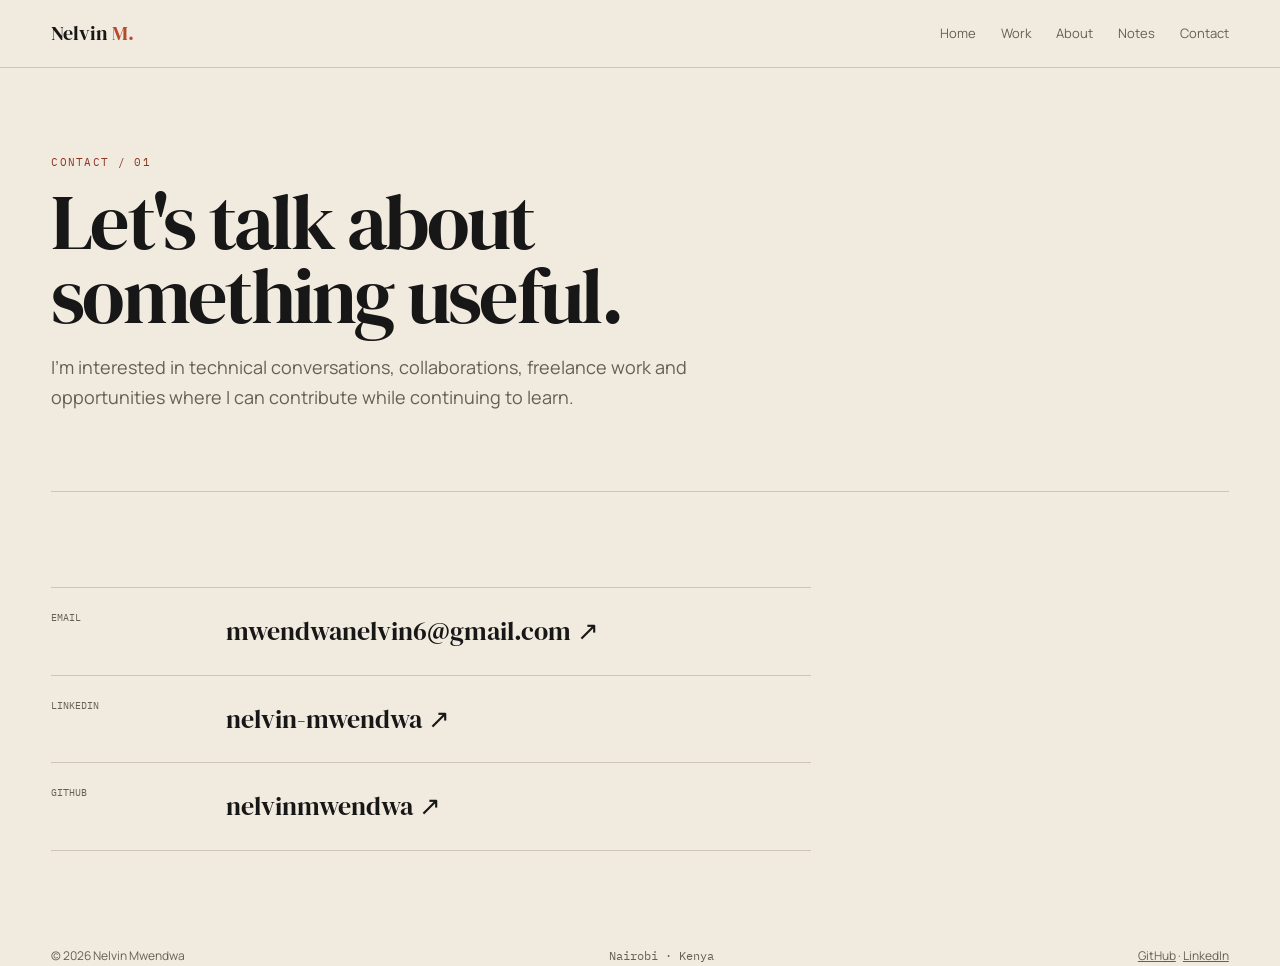
<file: contact.html>
<!doctype html><html lang="en"><head><meta charset="utf-8"><meta name="viewport" content="width=device-width,initial-scale=1">
<title>Contact · Nelvin Mwendwa</title><meta name="description" content="Contact Nelvin Mwendwa by email, GitHub or LinkedIn.">
<link rel="canonical" href="https://nelvinmwendwa.github.io/contact.html">
<link rel="preconnect" href="https://fonts.googleapis.com"><link rel="preconnect" href="https://fonts.gstatic.com" crossorigin>
<link href="https://fonts.googleapis.com/css2?family=DM+Serif+Display&family=IBM+Plex+Mono:wght@400;500&family=Manrope:wght@400;500;600;700&display=swap" rel="stylesheet"><link rel="stylesheet" href="styles.css">
<script type="application/ld+json">{"@context":"https://schema.org","@type":"Person","name":"Nelvin Mwendwa","alternateName":"Saint","jobTitle":"Python Developer and Automation Specialist","url":"https://nelvinmwendwa.github.io/","sameAs":["https://github.com/nelvinmwendwa","https://www.linkedin.com/in/nelvin-mwendwa/"],"email":"mailto:mwendwanelvin6@gmail.com","description":"Python developer in Kenya building automation, backend systems, compliance data tools and quantitative software."}</script></head><body>
<header class="site-header"><div class="nav"><a class="brand" href="index.html">Nelvin <span>M.</span></a><nav class="navlinks"><a href="index.html">Home</a><a href="work.html">Work</a><a href="about.html">About</a><a href="writing.html">Notes</a><a href="contact.html">Contact</a></nav></div></header>
<main class="container"><div class="page-hero"><div class="eyebrow">Contact / 01</div><h1>Let's talk about<br>something useful.</h1><p>I'm interested in technical conversations, collaborations, freelance work and opportunities where I can contribute while continuing to learn.</p></div>
<section class="section" style="border-top:1px solid var(--line)"><div class="contact-list">
<a class="contact-row" href="mailto:mwendwanelvin6@gmail.com"><span class="label">Email</span><span class="value">mwendwanelvin6@gmail.com ↗</span></a>
<a class="contact-row" href="https://www.linkedin.com/in/nelvin-mwendwa/"><span class="label">LinkedIn</span><span class="value">nelvin-mwendwa ↗</span></a>
<a class="contact-row" href="https://github.com/nelvinmwendwa"><span class="label">GitHub</span><span class="value">nelvinmwendwa ↗</span></a>
</div></section></main><footer class="container"><div>© 2026 Nelvin Mwendwa</div><div class="mono">Nairobi · Kenya</div><div><a href="https://github.com/nelvinmwendwa" target="_blank" rel="noopener">GitHub</a> · <a href="https://www.linkedin.com/in/nelvin-mwendwa/" target="_blank" rel="noopener">LinkedIn</a></div></footer><script src="page-transitions.js" defer></script>
</body></html>
</file>
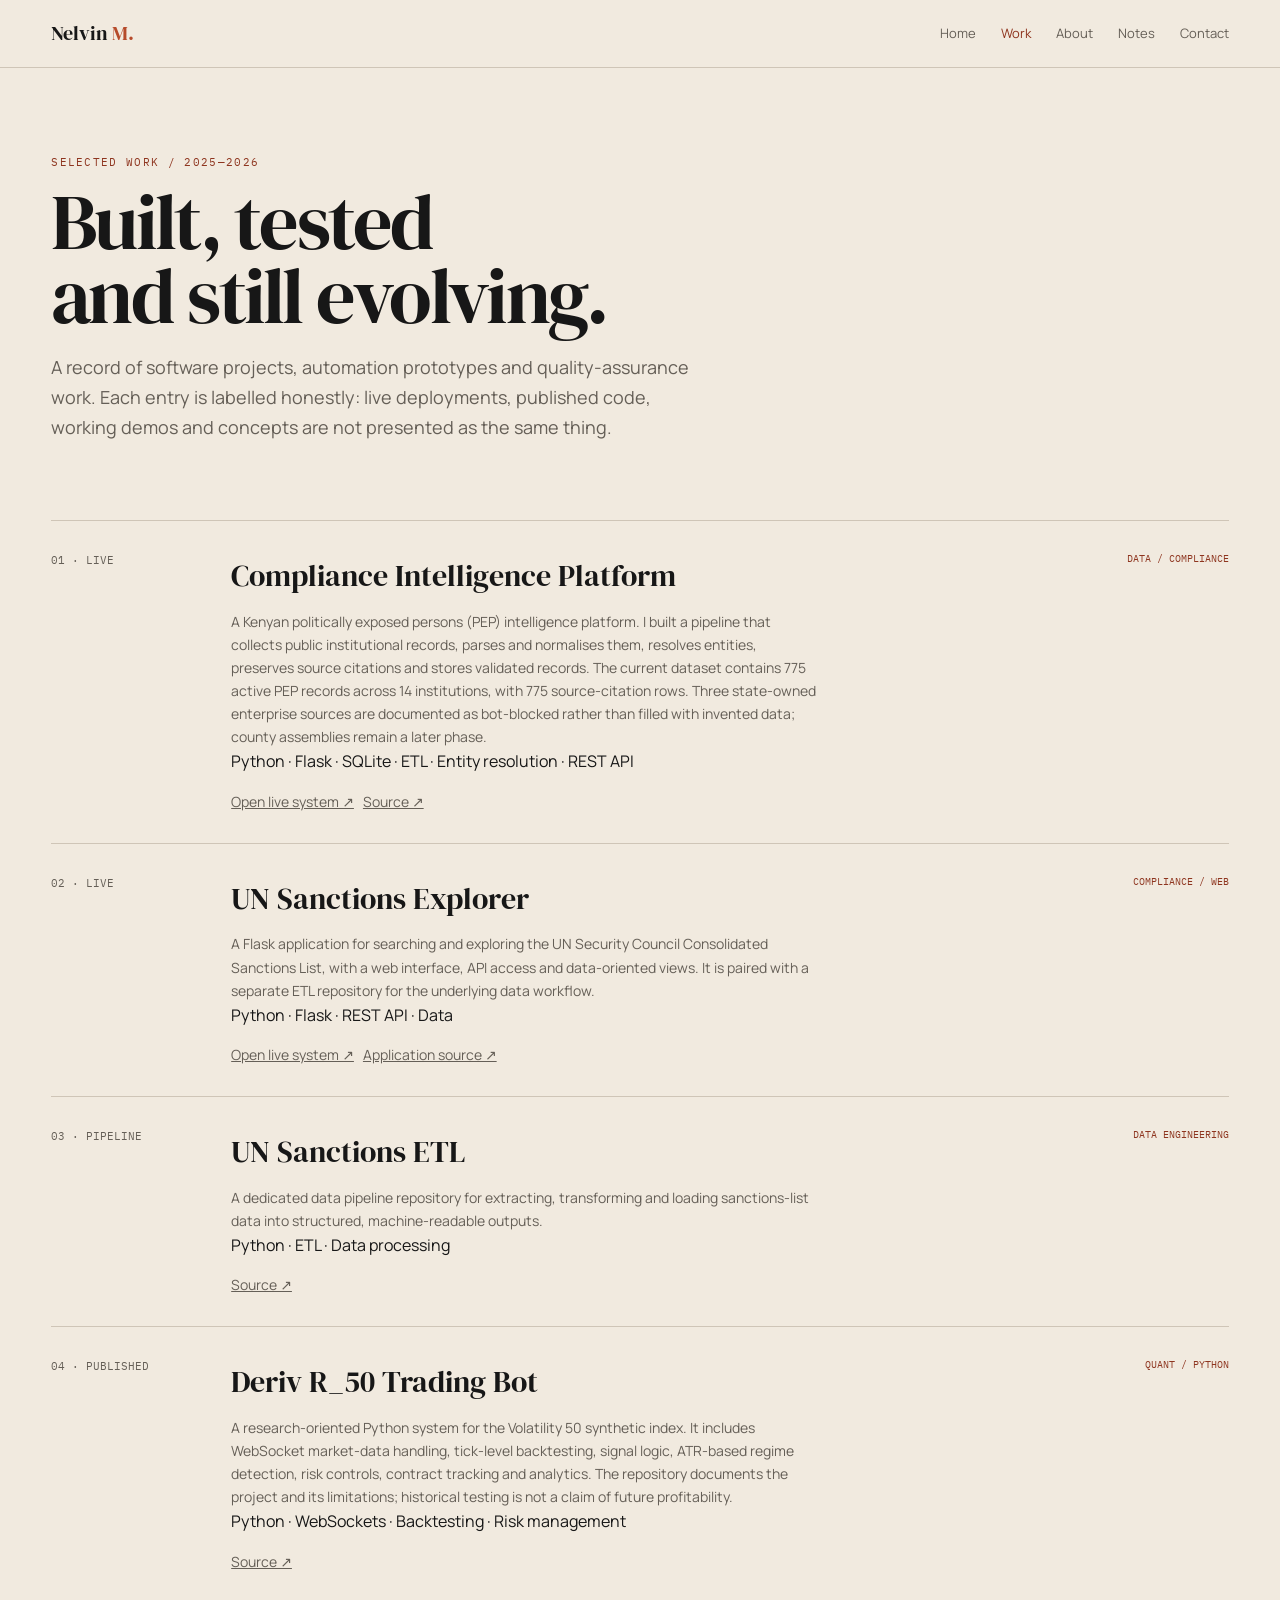
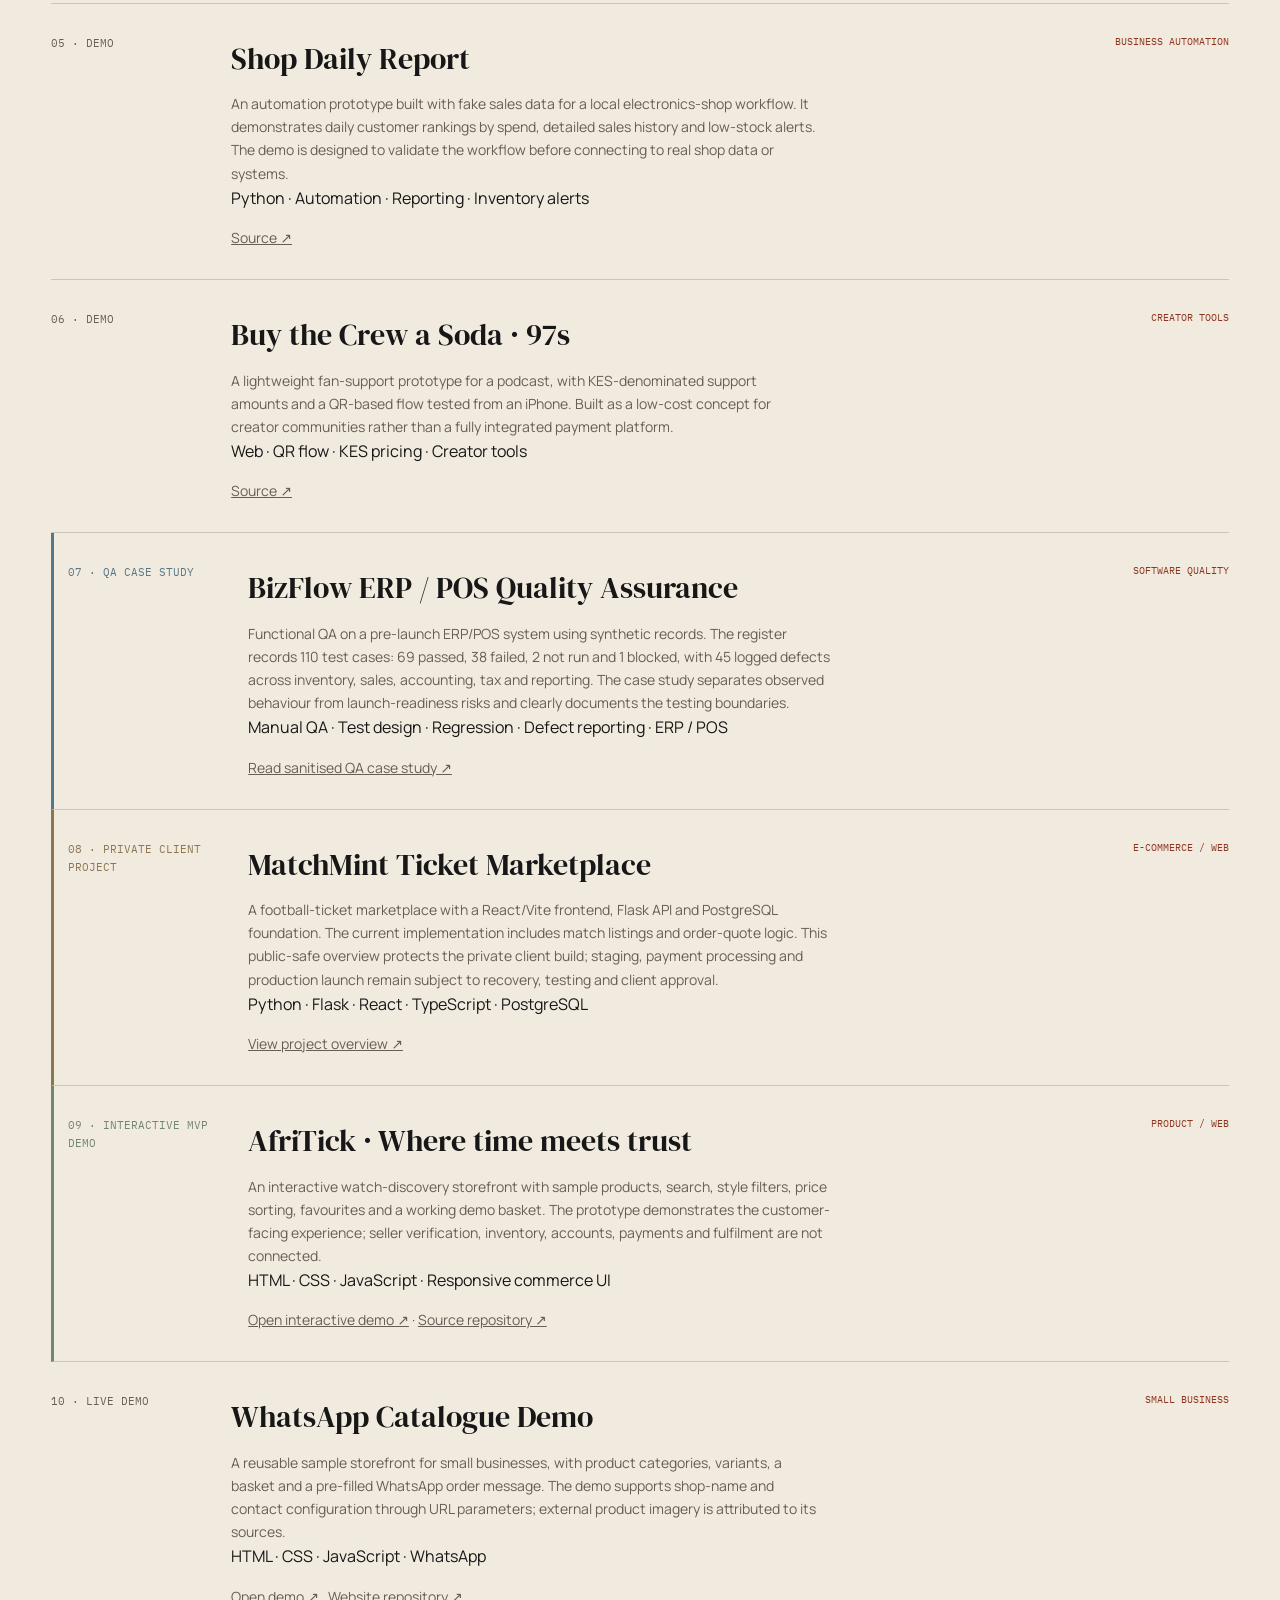
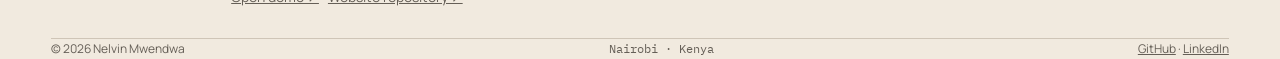
<file: work.html>
<!doctype html>
<html lang="en"><head><meta charset="utf-8"><meta name="viewport" content="width=device-width,initial-scale=1">
<title>Work · Nelvin Mwendwa</title><meta name="description" content="Selected software development, automation, data engineering and quality assurance projects by Nelvin Mwendwa.">
<link rel="canonical" href="https://nelvinmwendwa.github.io/work.html">
<link rel="preconnect" href="https://fonts.googleapis.com"><link rel="preconnect" href="https://fonts.gstatic.com" crossorigin>
<link href="https://fonts.googleapis.com/css2?family=DM+Serif+Display&family=IBM+Plex+Mono:wght@400;500&family=Manrope:wght@400;500;600;700&display=swap" rel="stylesheet"><link rel="stylesheet" href="styles.css">
<script type="application/ld+json">{"@context":"https://schema.org","@type":"Person","name":"Nelvin Mwendwa","jobTitle":"Python Developer and Automation Specialist","url":"https://nelvinmwendwa.github.io/","sameAs":["https://github.com/nelvinmwendwa","https://www.linkedin.com/in/nelvin-mwendwa/"],"email":"mailto:mwendwanelvin6@gmail.com","description":"Python developer focused on backend systems, automation, data engineering and software quality."}</script></head><body>
<header class="site-header"><div class="nav"><a class="brand" href="index.html">Nelvin <span>M.</span></a><nav class="navlinks"><a href="index.html">Home</a><a class="active" href="work.html">Work</a><a href="about.html">About</a><a href="writing.html">Notes</a><a href="contact.html">Contact</a></nav></div></header>
<main class="container">
<div class="page-hero"><div class="eyebrow">Selected work / 2025—2026</div><h1>Built, tested<br>and still evolving.</h1><p>A record of software projects, automation prototypes and quality-assurance work. Each entry is labelled honestly: live deployments, published code, working demos and concepts are not presented as the same thing.</p></div>
<div class="entries">
 <article class="entry" id="cip"><div class="date">01 · LIVE</div><div><h2>Compliance Intelligence Platform</h2><p>A Kenyan politically exposed persons (PEP) intelligence platform. I built a pipeline that collects public institutional records, parses and normalises them, resolves entities, preserves source citations and stores validated records. The current dataset contains 775 active PEP records across 14 institutions, with 775 source-citation rows. Three state-owned enterprise sources are documented as bot-blocked rather than filled with invented data; county assemblies remain a later phase.</p><div class="stack">Python · Flask · SQLite · ETL · Entity resolution · REST API</div><p style="margin-top:15px"><a href="https://compliance-intelligence-platform-hncx.onrender.com/" target="_blank" rel="noopener">Open live system ↗</a> &nbsp; <a href="https://github.com/nelvinmwendwa/Compliance-Intelligence-Platform" target="_blank" rel="noopener">Source ↗</a></p></div><div class="tag">DATA / COMPLIANCE</div></article>
 <article class="entry" id="sanctions"><div class="date">02 · LIVE</div><div><h2>UN Sanctions Explorer</h2><p>A Flask application for searching and exploring the UN Security Council Consolidated Sanctions List, with a web interface, API access and data-oriented views. It is paired with a separate ETL repository for the underlying data workflow.</p><div class="stack">Python · Flask · REST API · Data</div><p style="margin-top:15px"><a href="https://un-sanctions-explorer.onrender.com/" target="_blank" rel="noopener">Open live system ↗</a> &nbsp; <a href="https://github.com/nelvinmwendwa/UN-Sanctions-Explorer" target="_blank" rel="noopener">Application source ↗</a></p></div><div class="tag">COMPLIANCE / WEB</div></article>
 <article class="entry"><div class="date">03 · PIPELINE</div><div><h2>UN Sanctions ETL</h2><p>A dedicated data pipeline repository for extracting, transforming and loading sanctions-list data into structured, machine-readable outputs.</p><div class="stack">Python · ETL · Data processing</div><p style="margin-top:15px"><a href="https://github.com/nelvinmwendwa/UN-Sanctions-ETL" target="_blank" rel="noopener">Source ↗</a></p></div><div class="tag">DATA ENGINEERING</div></article>
 <article class="entry" id="deriv"><div class="date">04 · PUBLISHED</div><div><h2>Deriv R_50 Trading Bot</h2><p>A research-oriented Python system for the Volatility 50 synthetic index. It includes WebSocket market-data handling, tick-level backtesting, signal logic, ATR-based regime detection, risk controls, contract tracking and analytics. The repository documents the project and its limitations; historical testing is not a claim of future profitability.</p><div class="stack">Python · WebSockets · Backtesting · Risk management</div><p style="margin-top:15px"><a href="https://github.com/nelvinmwendwa/deriv-trading-bot" target="_blank" rel="noopener">Source ↗</a></p></div><div class="tag">QUANT / PYTHON</div></article>
 <article class="entry" id="shop-report"><div class="date">05 · DEMO</div><div><h2>Shop Daily Report</h2><p>An automation prototype built with fake sales data for a local electronics-shop workflow. It demonstrates daily customer rankings by spend, detailed sales history and low-stock alerts. The demo is designed to validate the workflow before connecting to real shop data or systems.</p><div class="stack">Python · Automation · Reporting · Inventory alerts</div><p style="margin-top:15px"><a href="https://github.com/nelvinmwendwa/Shop-daily-report" target="_blank" rel="noopener">Source ↗</a></p></div><div class="tag">BUSINESS AUTOMATION</div></article>
 <article class="entry" id="soda"><div class="date">06 · DEMO</div><div><h2>Buy the Crew a Soda · 97s</h2><p>A lightweight fan-support prototype for a podcast, with KES-denominated support amounts and a QR-based flow tested from an iPhone. Built as a low-cost concept for creator communities rather than a fully integrated payment platform.</p><div class="stack">Web · QR flow · KES pricing · Creator tools</div><p style="margin-top:15px"><a href="https://github.com/nelvinmwendwa/97s-soda-demo" target="_blank" rel="noopener">Source ↗</a></p></div><div class="tag">CREATOR TOOLS</div></article>
 <article class="entry" id="bizflow"><div class="date">07 · QA CASE STUDY</div><div><h2>BizFlow ERP / POS Quality Assurance</h2><p>Functional QA on a pre-launch ERP/POS system using synthetic records. The register records 110 test cases: 69 passed, 38 failed, 2 not run and 1 blocked, with 45 logged defects across inventory, sales, accounting, tax and reporting. The case study separates observed behaviour from launch-readiness risks and clearly documents the testing boundaries.</p><div class="stack">Manual QA · Test design · Regression · Defect reporting · ERP / POS</div><p style="margin-top:15px"><a href="case-studies/bizflow-qa.html">Read sanitised QA case study ↗</a></p></div><div class="tag">SOFTWARE QUALITY</div></article>
 <article class="entry" id="matchmint"><div class="date">08 · PRIVATE CLIENT PROJECT</div><div><h2>MatchMint Ticket Marketplace</h2><p>A football-ticket marketplace with a React/Vite frontend, Flask API and PostgreSQL foundation. The current implementation includes match listings and order-quote logic. This public-safe overview protects the private client build; staging, payment processing and production launch remain subject to recovery, testing and client approval.</p><div class="stack">Python · Flask · React · TypeScript · PostgreSQL</div><p style="margin-top:15px"><a href="matchmint-preview/">View project overview ↗</a></p></div><div class="tag">E-COMMERCE / WEB</div></article>
 <article class="entry" id="afritick"><div class="date">09 · INTERACTIVE MVP DEMO</div><div><h2>AfriTick · Where time meets trust</h2><p>An interactive watch-discovery storefront with sample products, search, style filters, price sorting, favourites and a working demo basket. The prototype demonstrates the customer-facing experience; seller verification, inventory, accounts, payments and fulfilment are not connected.</p><div class="stack">HTML · CSS · JavaScript · Responsive commerce UI</div><p style="margin-top:15px"><a href="afritick-demo/">Open interactive demo ↗</a> · <a href="https://github.com/nelvinmwendwa/AfriTick" target="_blank" rel="noopener">Source repository ↗</a></p></div><div class="tag">PRODUCT / WEB</div></article>
 <article class="entry" id="catalogue"><div class="date">10 · LIVE DEMO</div><div><h2>WhatsApp Catalogue Demo</h2><p>A reusable sample storefront for small businesses, with product categories, variants, a basket and a pre-filled WhatsApp order message. The demo supports shop-name and contact configuration through URL parameters; external product imagery is attributed to its sources.</p><div class="stack">HTML · CSS · JavaScript · WhatsApp</div><p style="margin-top:15px"><a href="catalogue-demo/" target="_blank" rel="noopener">Open demo ↗</a> &nbsp; <a href="https://github.com/nelvinmwendwa/nelvinmwendwa.github.io" target="_blank" rel="noopener">Website repository ↗</a></p></div><div class="tag">SMALL BUSINESS</div></article>
</div></main>
<footer class="container"><div>© 2026 Nelvin Mwendwa</div><div class="mono">Nairobi · Kenya</div><div><a href="https://github.com/nelvinmwendwa" target="_blank" rel="noopener">GitHub</a> · <a href="https://www.linkedin.com/in/nelvin-mwendwa/" target="_blank" rel="noopener">LinkedIn</a></div></footer><script src="page-transitions.js" defer></script>
</body></html>
</file>
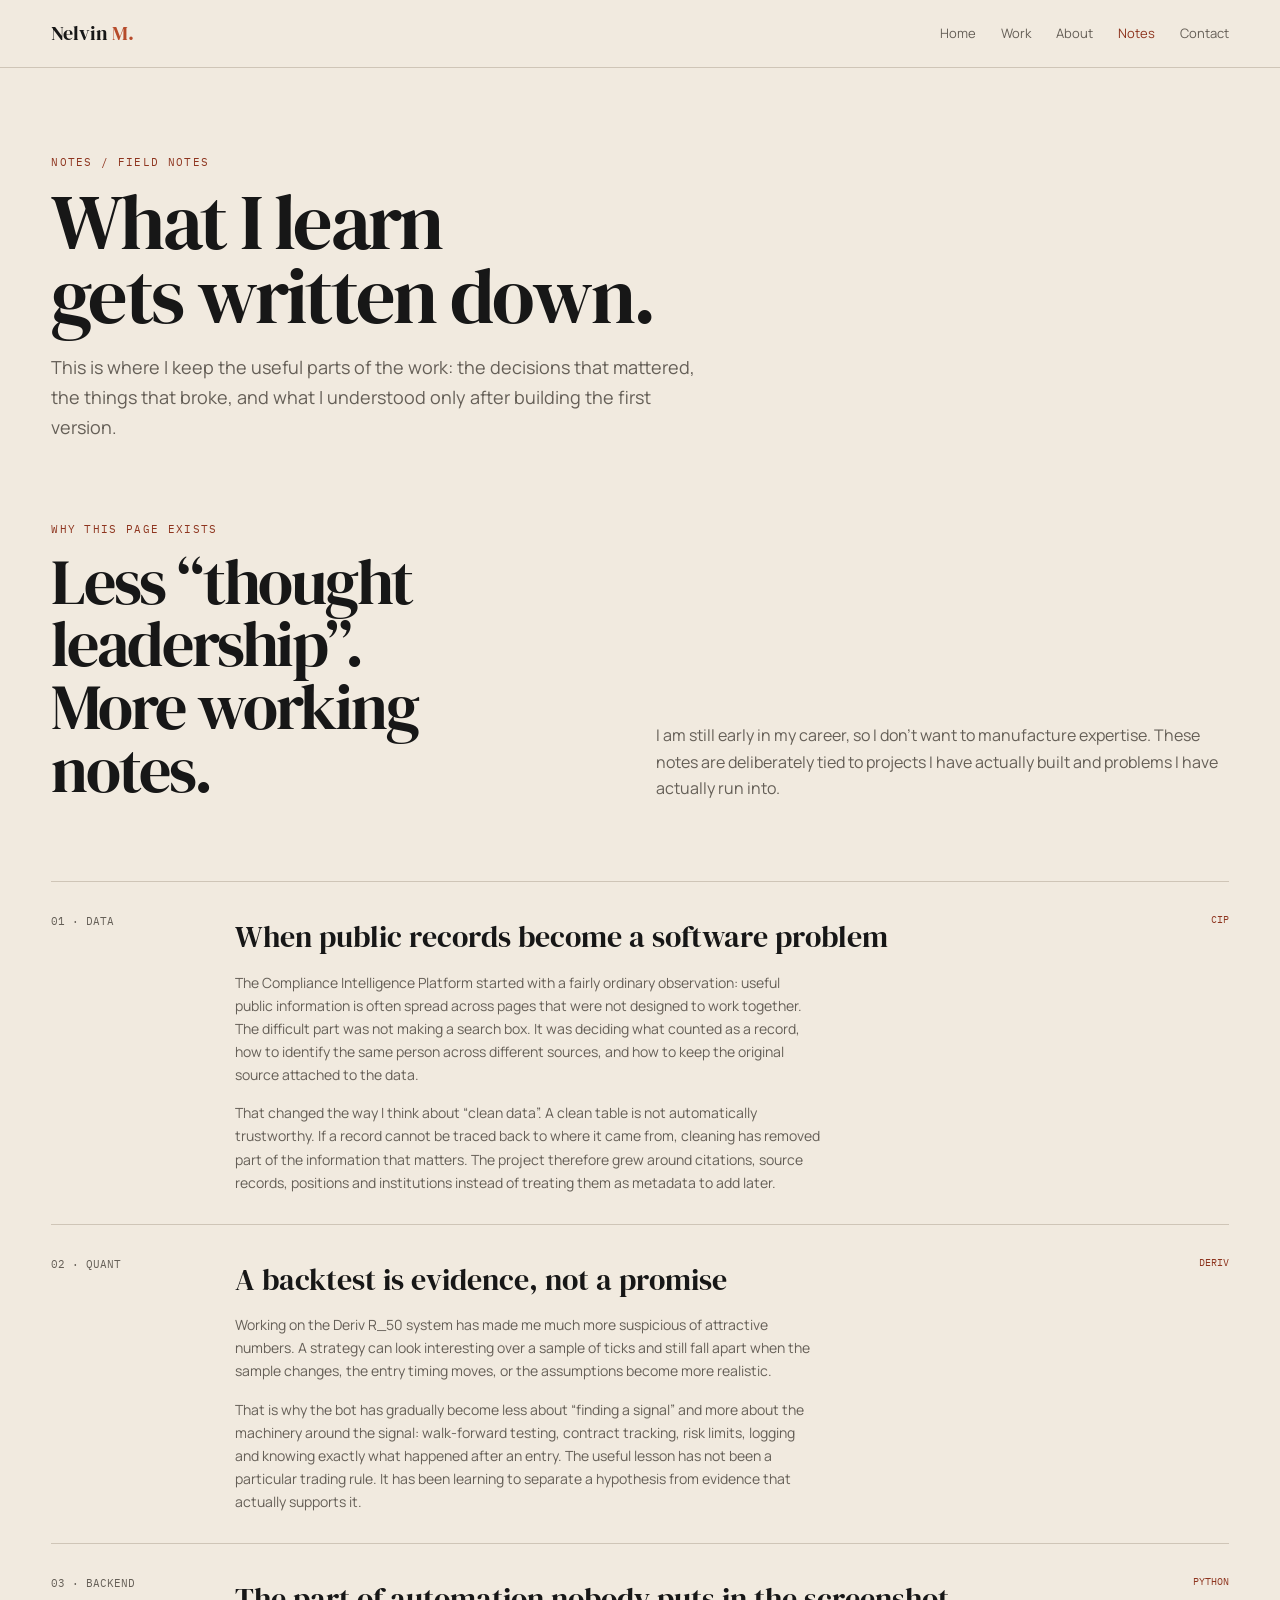
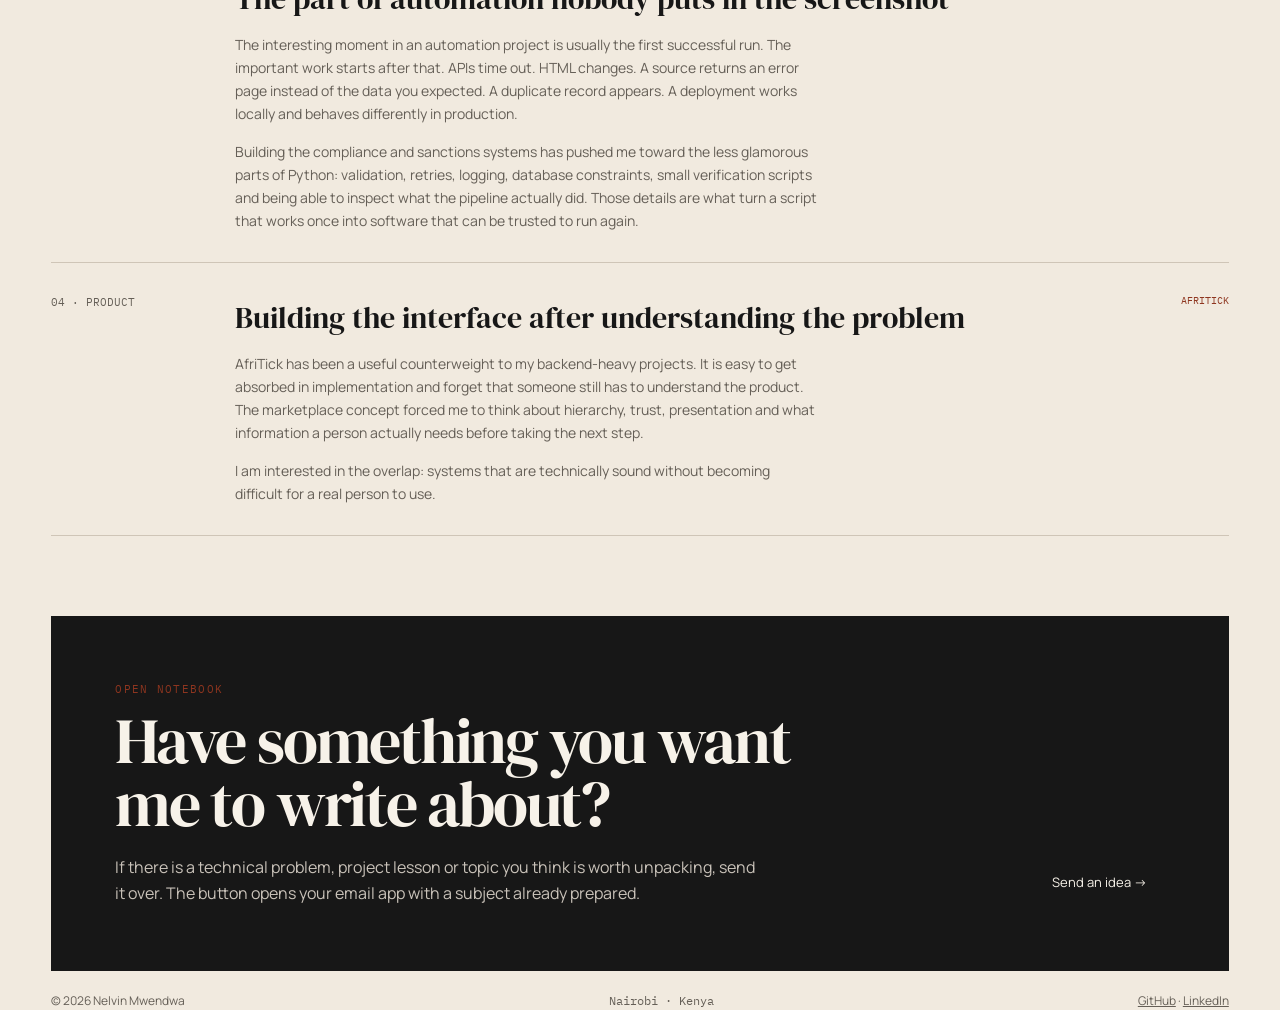
<file: writing.html>
<!doctype html><html lang="en"><head><meta charset="utf-8"><meta name="viewport" content="width=device-width,initial-scale=1">
<title>Notes · Nelvin Mwendwa</title><meta name="description" content="Technical notes by Nelvin Mwendwa on building compliance data systems, Python automation and quantitative software.">
<link rel="canonical" href="https://nelvinmwendwa.github.io/writing.html">
<link rel="preconnect" href="https://fonts.googleapis.com"><link rel="preconnect" href="https://fonts.gstatic.com" crossorigin>
<link href="https://fonts.googleapis.com/css2?family=DM+Serif+Display&family=IBM+Plex+Mono:wght@400;500&family=Manrope:wght@400;500;600;700&display=swap" rel="stylesheet"><link rel="stylesheet" href="styles.css">
<script type="application/ld+json">{"@context":"https://schema.org","@type":"Person","name":"Nelvin Mwendwa","alternateName":"Saint","jobTitle":"Python Developer and Automation Specialist","url":"https://nelvinmwendwa.github.io/","sameAs":["https://github.com/nelvinmwendwa","https://www.linkedin.com/in/nelvin-mwendwa/"],"email":"mailto:mwendwanelvin6@gmail.com","description":"Python developer in Kenya building automation, backend systems, compliance data tools and quantitative software."}</script></head><body>
<header class="site-header"><div class="nav"><a class="brand" href="index.html">Nelvin <span>M.</span></a><nav class="navlinks"><a href="index.html">Home</a><a href="work.html">Work</a><a href="about.html">About</a><a class="active" href="writing.html">Notes</a><a href="contact.html">Contact</a></nav></div></header>
<main class="container"><div class="page-hero"><div class="eyebrow">Notes / Field notes</div><h1>What I learn<br>gets written down.</h1><p>This is where I keep the useful parts of the work: the decisions that mattered, the things that broke, and what I understood only after building the first version.</p></div>
<section class="notes-intro"><div><div class="eyebrow">Why this page exists</div><h2>Less “thought leadership”.<br>More working notes.</h2></div><p>I am still early in my career, so I don't want to manufacture expertise. These notes are deliberately tied to projects I have actually built and problems I have actually run into.</p></section>
<div class="entries">
<article class="entry note-entry"><div class="date">01 · DATA</div><div><h2>When public records become a software problem</h2><p>The Compliance Intelligence Platform started with a fairly ordinary observation: useful public information is often spread across pages that were not designed to work together. The difficult part was not making a search box. It was deciding what counted as a record, how to identify the same person across different sources, and how to keep the original source attached to the data.</p><p>That changed the way I think about “clean data”. A clean table is not automatically trustworthy. If a record cannot be traced back to where it came from, cleaning has removed part of the information that matters. The project therefore grew around citations, source records, positions and institutions instead of treating them as metadata to add later.</p></div><div class="tag">CIP</div></article>
<article class="entry note-entry"><div class="date">02 · QUANT</div><div><h2>A backtest is evidence, not a promise</h2><p>Working on the Deriv R_50 system has made me much more suspicious of attractive numbers. A strategy can look interesting over a sample of ticks and still fall apart when the sample changes, the entry timing moves, or the assumptions become more realistic.</p><p>That is why the bot has gradually become less about “finding a signal” and more about the machinery around the signal: walk-forward testing, contract tracking, risk limits, logging and knowing exactly what happened after an entry. The useful lesson has not been a particular trading rule. It has been learning to separate a hypothesis from evidence that actually supports it.</p></div><div class="tag">DERIV</div></article>
<article class="entry note-entry"><div class="date">03 · BACKEND</div><div><h2>The part of automation nobody puts in the screenshot</h2><p>The interesting moment in an automation project is usually the first successful run. The important work starts after that. APIs time out. HTML changes. A source returns an error page instead of the data you expected. A duplicate record appears. A deployment works locally and behaves differently in production.</p><p>Building the compliance and sanctions systems has pushed me toward the less glamorous parts of Python: validation, retries, logging, database constraints, small verification scripts and being able to inspect what the pipeline actually did. Those details are what turn a script that works once into software that can be trusted to run again.</p></div><div class="tag">PYTHON</div></article>
<article class="entry note-entry"><div class="date">04 · PRODUCT</div><div><h2>Building the interface after understanding the problem</h2><p>AfriTick has been a useful counterweight to my backend-heavy projects. It is easy to get absorbed in implementation and forget that someone still has to understand the product. The marketplace concept forced me to think about hierarchy, trust, presentation and what information a person actually needs before taking the next step.</p><p>I am interested in the overlap: systems that are technically sound without becoming difficult for a real person to use.</p></div><div class="tag">AFRITICK</div></article>
</div>
<section class="write-cta"><div><div class="eyebrow">Open notebook</div><h2>Have something you want me to write about?</h2><p>If there is a technical problem, project lesson or topic you think is worth unpacking, send it over. The button opens your email app with a subject already prepared.</p></div><a class="button primary" href="mailto:mwendwanelvin6@gmail.com?subject=Writing%20idea%20for%20Nelvin%27s%20notes&body=Hi%20Nelvin%2C%0A%0AI%27d%20like%20you%20to%20write%20about%3A%0A%0A">Send an idea →</a></section>
</main><footer class="container"><div>© 2026 Nelvin Mwendwa</div><div class="mono">Nairobi · Kenya</div><div><a href="https://github.com/nelvinmwendwa" target="_blank" rel="noopener">GitHub</a> · <a href="https://www.linkedin.com/in/nelvin-mwendwa/" target="_blank" rel="noopener">LinkedIn</a></div></footer><script src="page-transitions.js" defer></script>
</body></html>
</file>
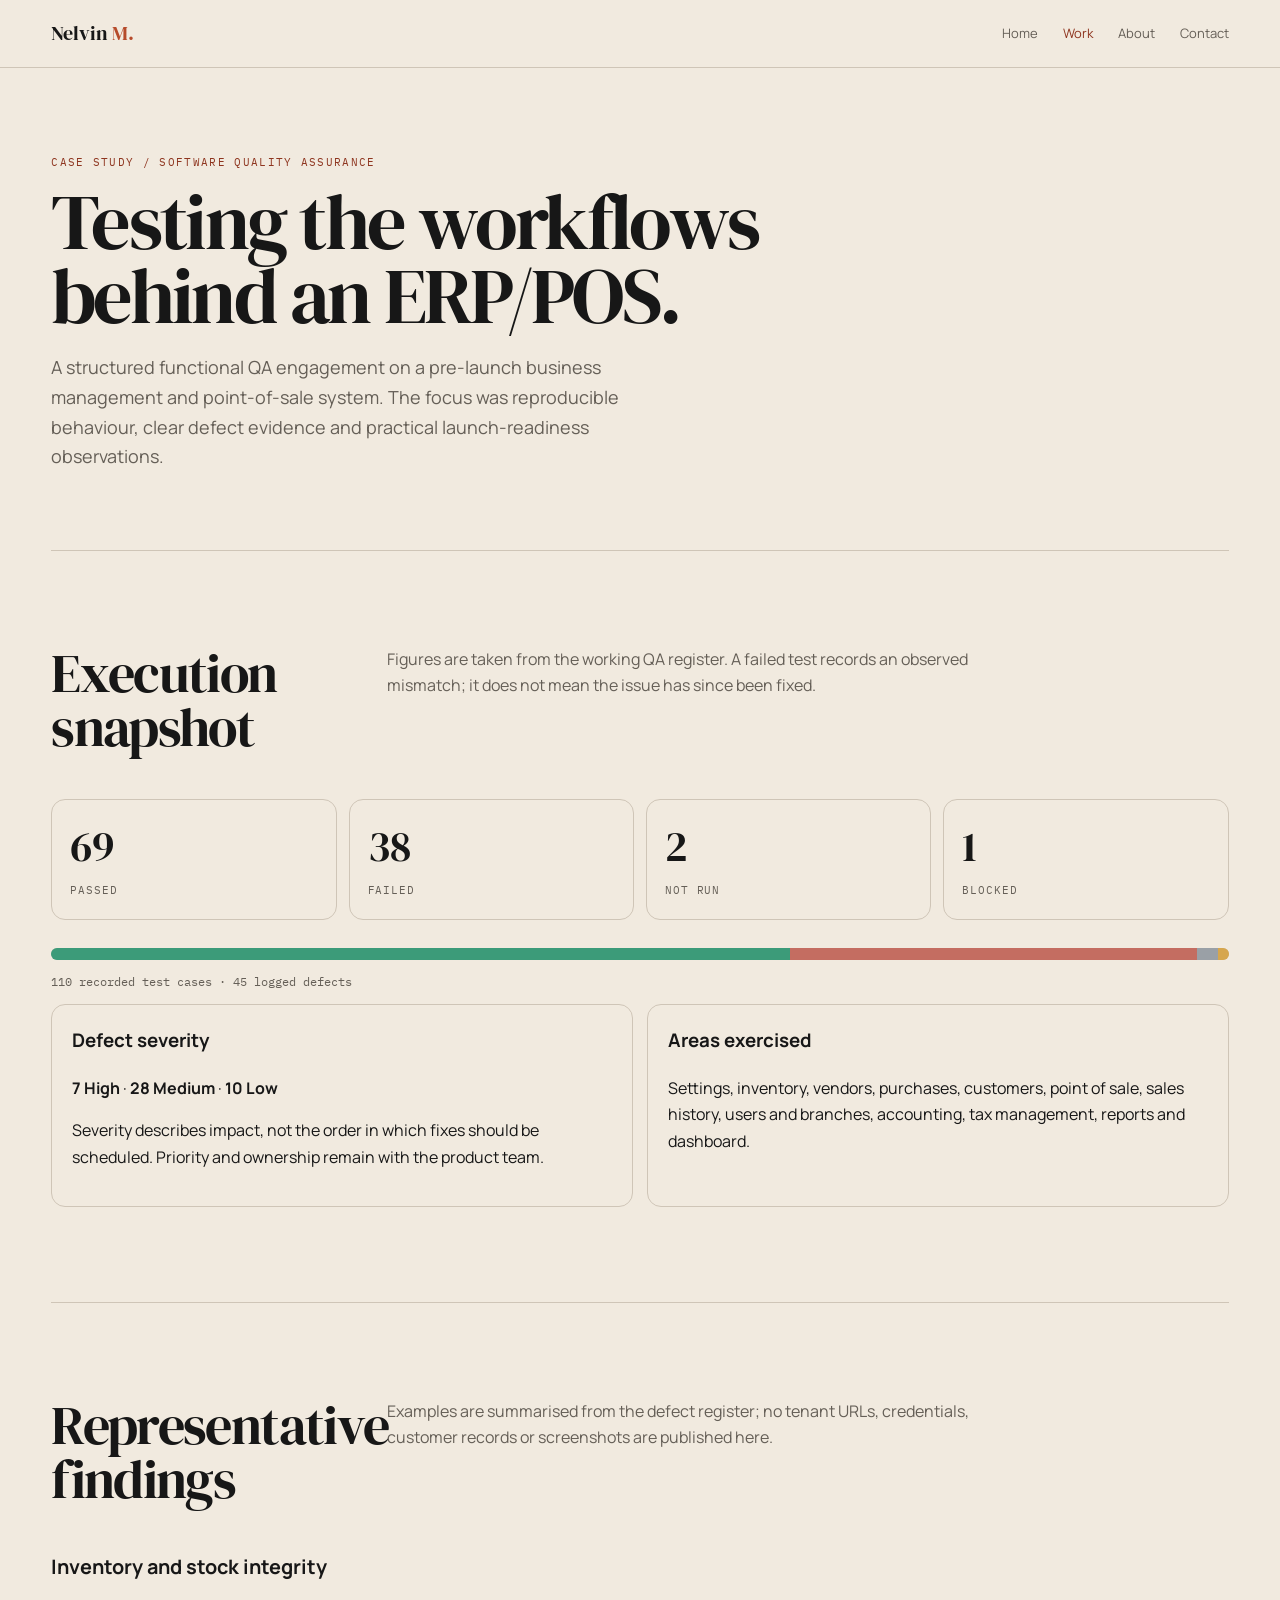
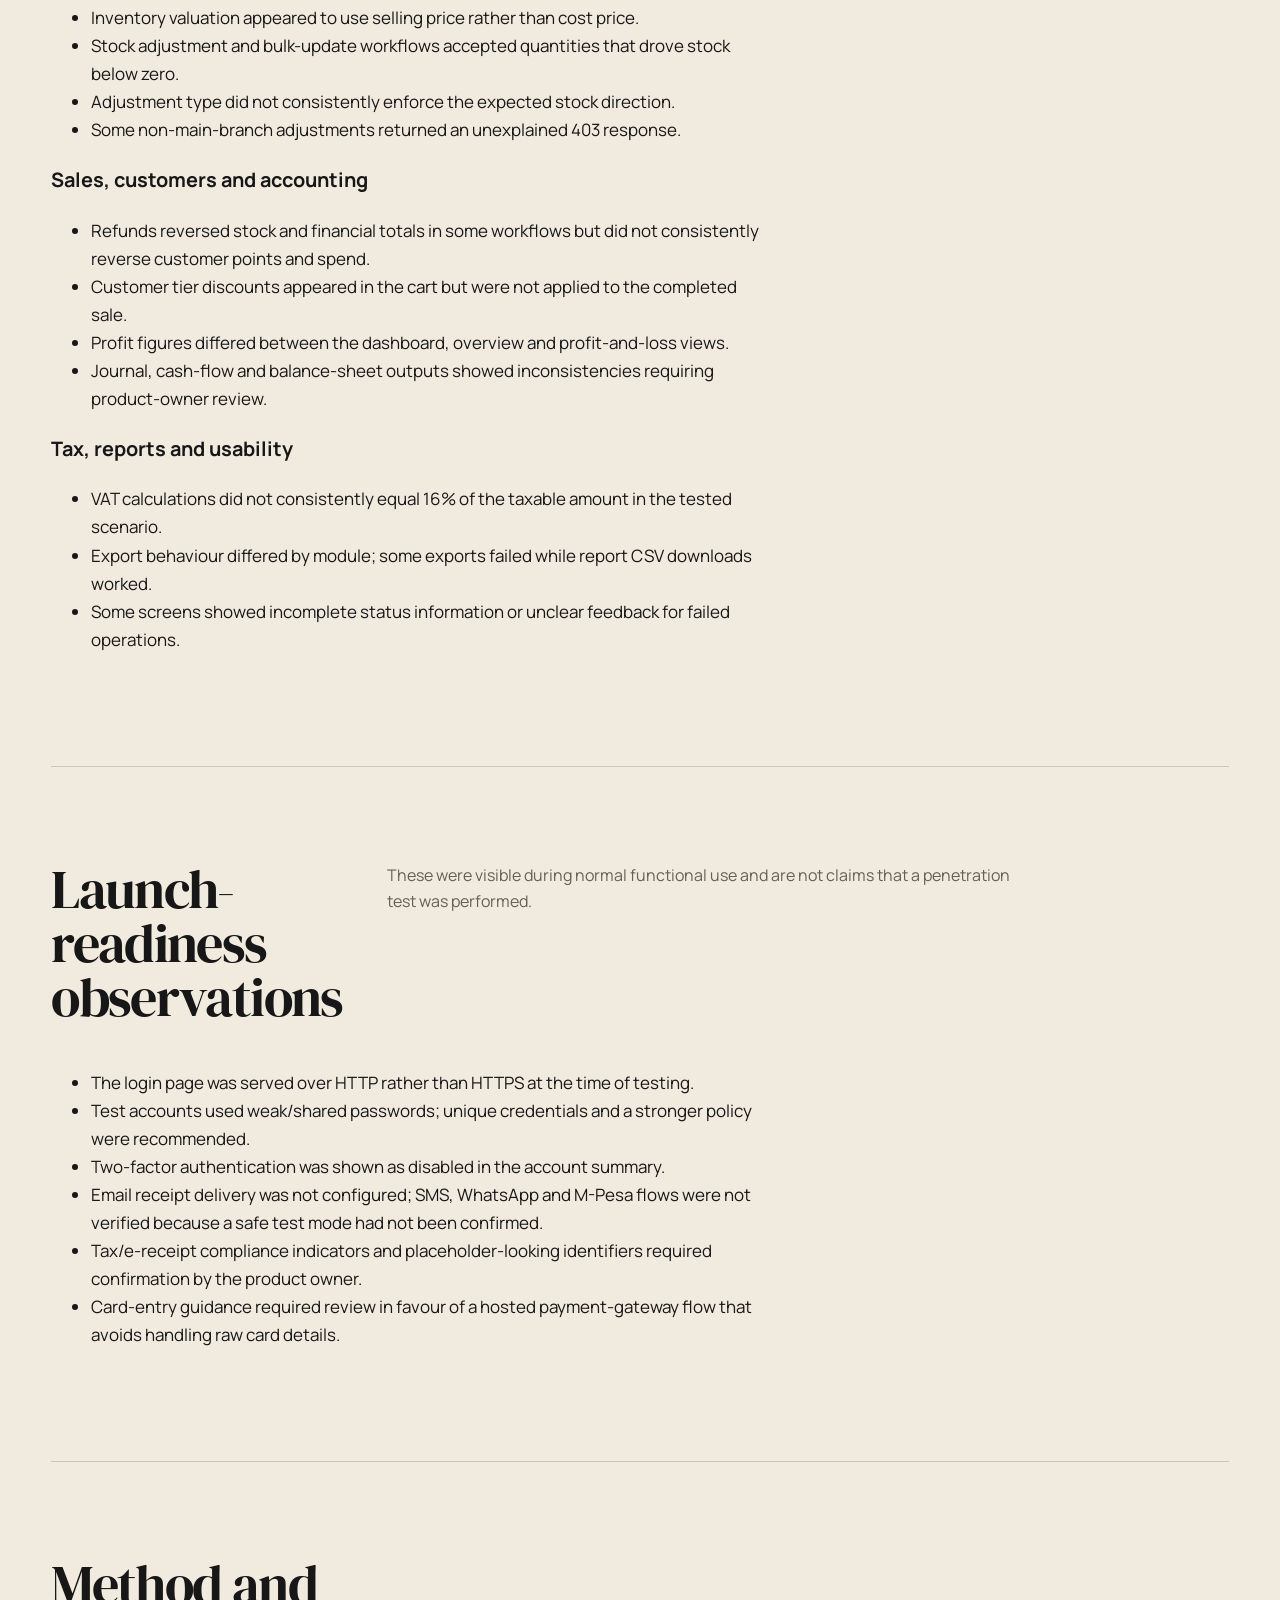
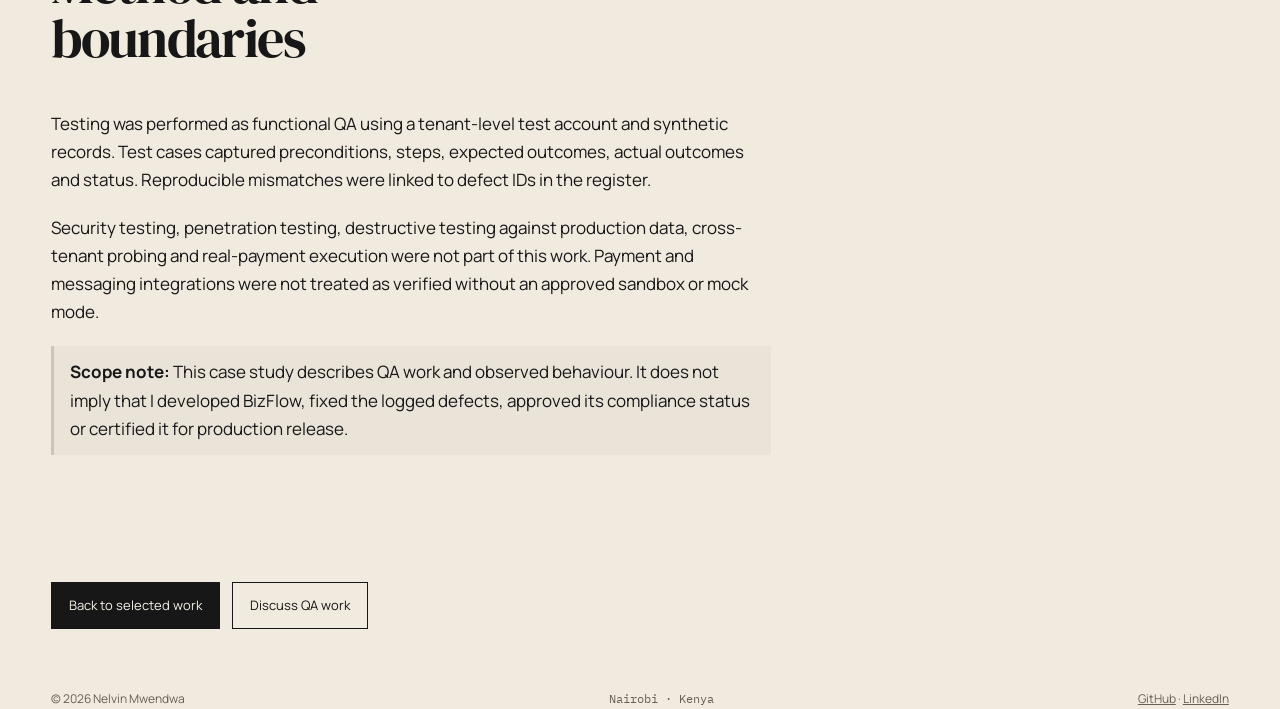
<file: case-studies/bizflow-qa.html>
<!doctype html>
<html lang="en">
<head>
<meta charset="utf-8"><meta name="viewport" content="width=device-width,initial-scale=1">
<title>BizFlow ERP/POS QA Case Study · Nelvin Mwendwa</title>
<meta name="description" content="A factual functional QA case study covering test execution, defect reporting and launch-readiness observations for a pre-launch ERP/POS system.">
<link rel="canonical" href="https://nelvinmwendwa.github.io/case-studies/bizflow-qa.html">
<link rel="preconnect" href="https://fonts.googleapis.com"><link rel="preconnect" href="https://fonts.gstatic.com" crossorigin>
<link href="https://fonts.googleapis.com/css2?family=DM+Serif+Display&family=IBM+Plex+Mono:wght@400;500&family=Manrope:wght@400;500;600;700&display=swap" rel="stylesheet">
<link rel="stylesheet" href="../styles.css">
<style>
.qa-stats{display:grid;grid-template-columns:repeat(4,minmax(0,1fr));gap:12px;margin:28px 0}.qa-stat{border:1px solid var(--line);padding:18px;border-radius:14px}.qa-stat strong{display:block;font:500 clamp(1.8rem,4vw,2.6rem) 'DM Serif Display',serif}.qa-stat span{font:11px 'IBM Plex Mono',monospace;text-transform:uppercase;letter-spacing:.08em;color:var(--muted)}.qa-bar{display:flex;height:12px;overflow:hidden;border-radius:99px;background:var(--line);margin:12px 0 8px}.qa-bar span{display:block}.qa-bar .pass{background:#3c9b79}.qa-bar .fail{background:#c46d61}.qa-bar .blocked{background:#d6a64e}.qa-bar .notrun{background:#9aa0a6}.qa-grid{display:grid;grid-template-columns:repeat(2,minmax(0,1fr));gap:14px}.qa-panel{border:1px solid var(--line);border-radius:14px;padding:20px}.qa-panel h3{margin-top:0}.qa-note{border-left:3px solid var(--line);padding:12px 16px;background:rgba(128,128,128,.07)}@media(max-width:650px){.qa-stats{grid-template-columns:repeat(2,minmax(0,1fr))}.qa-grid{grid-template-columns:1fr}}
</style>
</head>
<body>
<header class="site-header"><div class="nav"><a class="brand" href="../index.html">Nelvin <span>M.</span></a><nav class="navlinks"><a href="../index.html">Home</a><a class="active" href="../work.html">Work</a><a href="../about.html">About</a><a href="../contact.html">Contact</a></nav></div></header>
<main class="container">
<div class="page-hero"><div class="eyebrow">Case study / Software quality assurance</div><h1>Testing the workflows<br>behind an ERP/POS.</h1><p>A structured functional QA engagement on a pre-launch business management and point-of-sale system. The focus was reproducible behaviour, clear defect evidence and practical launch-readiness observations.</p></div>
<section class="section">
<div class="section-head"><h2>Execution snapshot</h2><p>Figures are taken from the working QA register. A failed test records an observed mismatch; it does not mean the issue has since been fixed.</p></div>
<div class="qa-stats">
<div class="qa-stat"><strong>69</strong><span>Passed</span></div>
<div class="qa-stat"><strong>38</strong><span>Failed</span></div>
<div class="qa-stat"><strong>2</strong><span>Not run</span></div>
<div class="qa-stat"><strong>1</strong><span>Blocked</span></div>
</div>
<div class="qa-bar" role="img" aria-label="Test outcomes: 69 passed, 38 failed, 2 not run and 1 blocked"><span class="pass" style="width:62.73%"></span><span class="fail" style="width:34.55%"></span><span class="notrun" style="width:1.82%"></span><span class="blocked" style="width:.9%"></span></div>
<p class="mono" style="font-size:12px;color:var(--muted)">110 recorded test cases · 45 logged defects</p>
<div class="qa-grid">
<div class="qa-panel"><h3>Defect severity</h3><p><strong>7 High</strong> · <strong>28 Medium</strong> · <strong>10 Low</strong></p><p>Severity describes impact, not the order in which fixes should be scheduled. Priority and ownership remain with the product team.</p></div>
<div class="qa-panel"><h3>Areas exercised</h3><p>Settings, inventory, vendors, purchases, customers, point of sale, sales history, users and branches, accounting, tax management, reports and dashboard.</p></div>
</div>
</section>
<section class="section">
<div class="section-head"><h2>Representative findings</h2><p>Examples are summarised from the defect register; no tenant URLs, credentials, customer records or screenshots are published here.</p></div>
<div class="prose">
<h3>Inventory and stock integrity</h3>
<ul><li>Inventory valuation appeared to use selling price rather than cost price.</li><li>Stock adjustment and bulk-update workflows accepted quantities that drove stock below zero.</li><li>Adjustment type did not consistently enforce the expected stock direction.</li><li>Some non-main-branch adjustments returned an unexplained 403 response.</li></ul>
<h3>Sales, customers and accounting</h3>
<ul><li>Refunds reversed stock and financial totals in some workflows but did not consistently reverse customer points and spend.</li><li>Customer tier discounts appeared in the cart but were not applied to the completed sale.</li><li>Profit figures differed between the dashboard, overview and profit-and-loss views.</li><li>Journal, cash-flow and balance-sheet outputs showed inconsistencies requiring product-owner review.</li></ul>
<h3>Tax, reports and usability</h3>
<ul><li>VAT calculations did not consistently equal 16% of the taxable amount in the tested scenario.</li><li>Export behaviour differed by module; some exports failed while report CSV downloads worked.</li><li>Some screens showed incomplete status information or unclear feedback for failed operations.</li></ul>
</div>
</section>
<section class="section">
<div class="section-head"><h2>Launch-readiness observations</h2><p>These were visible during normal functional use and are not claims that a penetration test was performed.</p></div>
<div class="prose">
<ul><li>The login page was served over HTTP rather than HTTPS at the time of testing.</li><li>Test accounts used weak/shared passwords; unique credentials and a stronger policy were recommended.</li><li>Two-factor authentication was shown as disabled in the account summary.</li><li>Email receipt delivery was not configured; SMS, WhatsApp and M-Pesa flows were not verified because a safe test mode had not been confirmed.</li><li>Tax/e-receipt compliance indicators and placeholder-looking identifiers required confirmation by the product owner.</li><li>Card-entry guidance required review in favour of a hosted payment-gateway flow that avoids handling raw card details.</li></ul>
</div>
</section>
<section class="section">
<div class="section-head"><h2>Method and boundaries</h2></div>
<div class="prose">
<p>Testing was performed as functional QA using a tenant-level test account and synthetic records. Test cases captured preconditions, steps, expected outcomes, actual outcomes and status. Reproducible mismatches were linked to defect IDs in the register.</p>
<p>Security testing, penetration testing, destructive testing against production data, cross-tenant probing and real-payment execution were not part of this work. Payment and messaging integrations were not treated as verified without an approved sandbox or mock mode.</p>
<div class="qa-note"><strong>Scope note:</strong> This case study describes QA work and observed behaviour. It does not imply that I developed BizFlow, fixed the logged defects, approved its compliance status or certified it for production release.</div>
</div>
</section>
<div class="hero-actions" style="margin:32px 0 60px"><a class="button primary" href="../work.html#bizflow">Back to selected work</a><a class="button" href="../contact.html">Discuss QA work</a></div>
</main>
<footer class="container"><div>© 2026 Nelvin Mwendwa</div><div class="mono">Nairobi · Kenya</div><div><a href="https://github.com/nelvinmwendwa" target="_blank" rel="noopener">GitHub</a> · <a href="https://www.linkedin.com/in/nelvin-mwendwa/" target="_blank" rel="noopener">LinkedIn</a></div></footer>
</body></html>
</file>
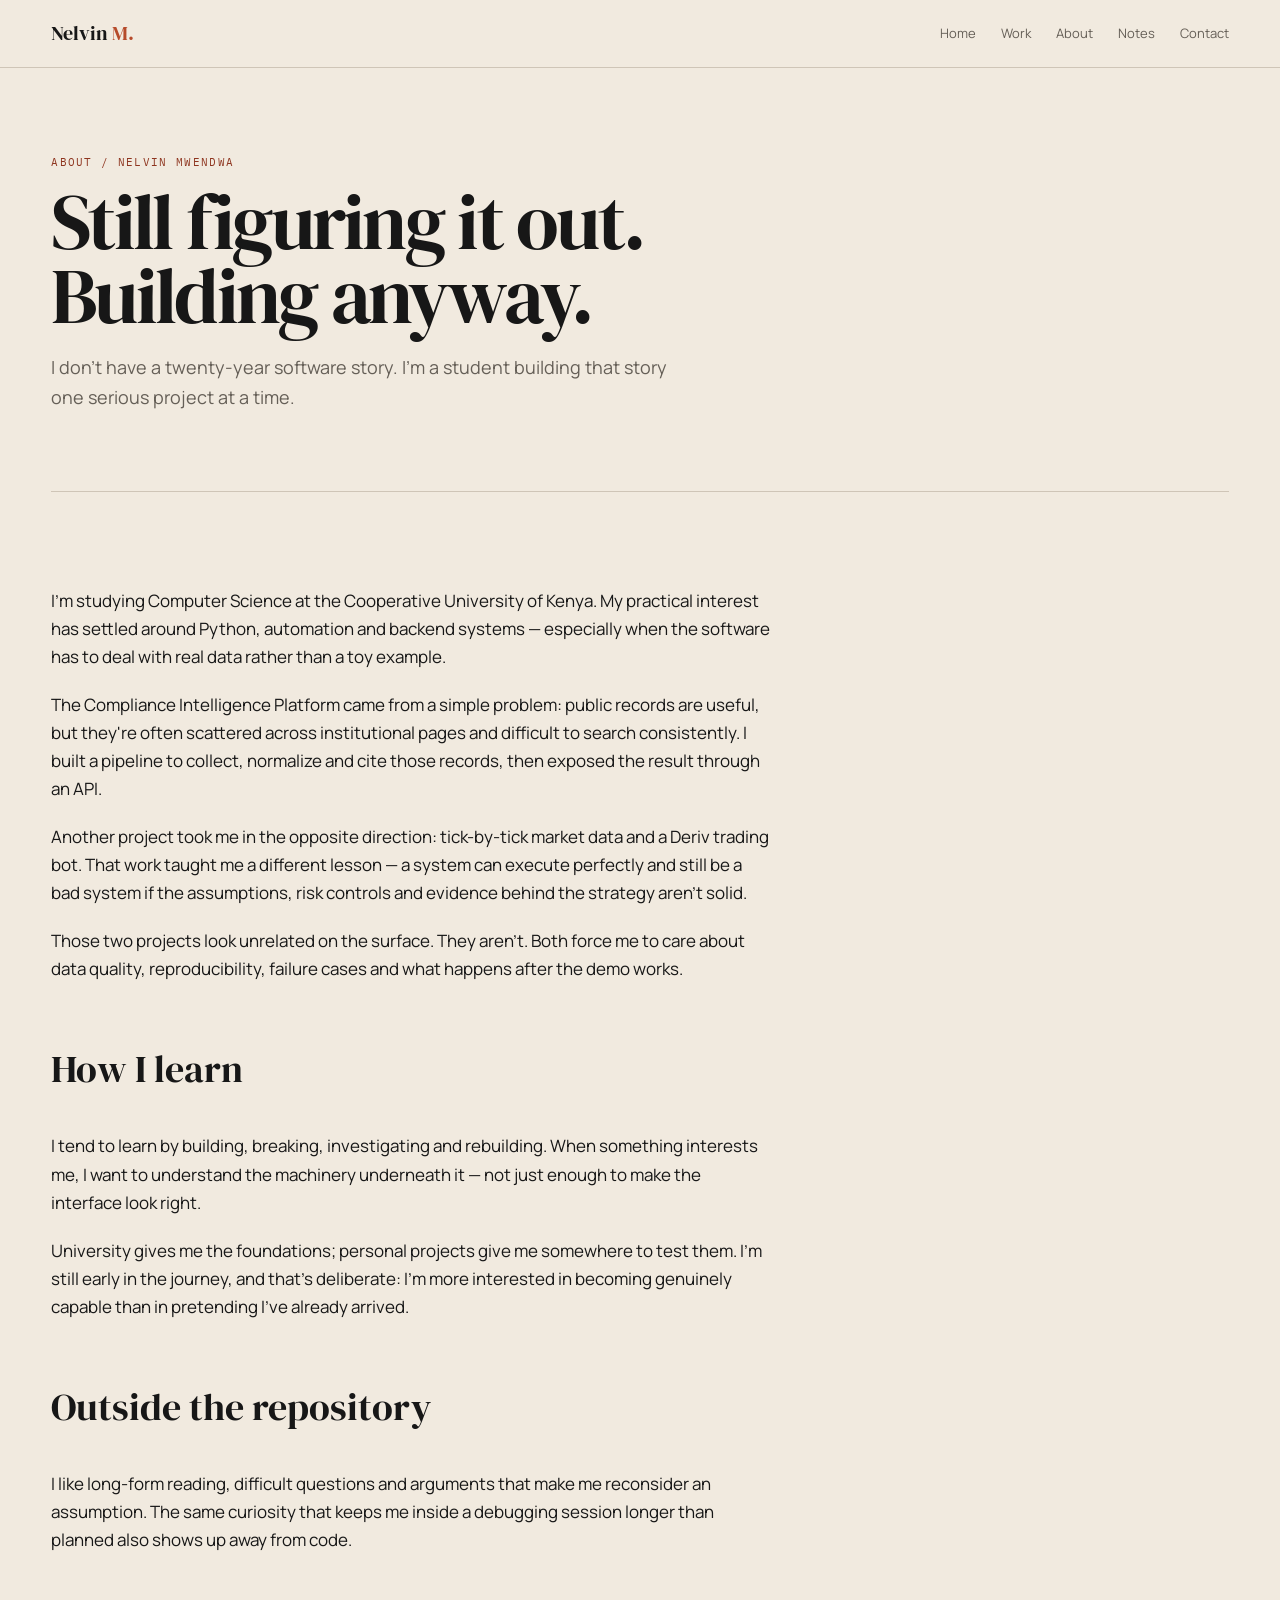
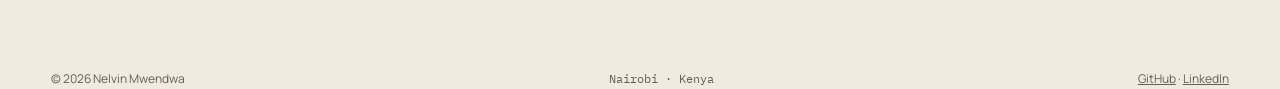
<file: nelvin-personal-site/about.html>
<!doctype html><html lang="en"><head><meta charset="utf-8"><meta name="viewport" content="width=device-width,initial-scale=1">
<title>About · Nelvin Mwendwa</title><meta name="description" content="About Nelvin Mwendwa, a Computer Science student in Kenya interested in Python automation, backend systems, data and software that solves practical problems.">
<link rel="preconnect" href="https://fonts.googleapis.com"><link rel="preconnect" href="https://fonts.gstatic.com" crossorigin>
<link href="https://fonts.googleapis.com/css2?family=DM+Serif+Display&family=IBM+Plex+Mono:wght@400;500&family=Manrope:wght@400;500;600;700&display=swap" rel="stylesheet"><link rel="stylesheet" href="styles.css">
<script type="application/ld+json">{"@context":"https://schema.org","@type":"Person","name":"Nelvin Mwendwa","alternateName":"Saint","jobTitle":"Computer Science student and Python / automation developer","url":"","sameAs":["https://github.com/saint-art","https://www.linkedin.com/in/nelvin-mwendwa/"],"email":"mailto:mwendwanelvin6@gmail.com","description":"Computer Science student from Kenya building Python automation, backend systems, compliance data tools and quantitative software."}</script></head><body>
<header class="site-header"><div class="nav"><a class="brand" href="index.html">Nelvin <span>M.</span></a><nav class="navlinks"><a href="index.html">Home</a><a href="work.html">Work</a><a href="about.html">About</a><a href="writing.html">Notes</a><a href="contact.html">Contact</a></nav></div></header>
<main class="container">
<div class="page-hero"><div class="eyebrow">About / Nelvin Mwendwa</div><h1>Still figuring it out.<br>Building anyway.</h1><p>I don't have a twenty-year software story. I'm a student building that story one serious project at a time.</p></div>
<section class="section" style="border-top:1px solid var(--line)">
<div class="prose">
<p>I'm studying Computer Science at the Cooperative University of Kenya. My practical interest has settled around Python, automation and backend systems — especially when the software has to deal with real data rather than a toy example.</p>
<p>The Compliance Intelligence Platform came from a simple problem: public records are useful, but they're often scattered across institutional pages and difficult to search consistently. I built a pipeline to collect, normalize and cite those records, then exposed the result through an API.</p>
<p>Another project took me in the opposite direction: tick-by-tick market data and a Deriv trading bot. That work taught me a different lesson — a system can execute perfectly and still be a bad system if the assumptions, risk controls and evidence behind the strategy aren't solid.</p>
<p>Those two projects look unrelated on the surface. They aren't. Both force me to care about data quality, reproducibility, failure cases and what happens after the demo works.</p>
<h2>How I learn</h2>
<p>I tend to learn by building, breaking, investigating and rebuilding. When something interests me, I want to understand the machinery underneath it — not just enough to make the interface look right.</p>
<p>University gives me the foundations; personal projects give me somewhere to test them. I'm still early in the journey, and that's deliberate: I'm more interested in becoming genuinely capable than in pretending I've already arrived.</p>
<h2>Outside the repository</h2>
<p>I like long-form reading, difficult questions and arguments that make me reconsider an assumption. The same curiosity that keeps me inside a debugging session longer than planned also shows up away from code.</p>
</div></section></main><footer class="container"><div>© 2026 Nelvin Mwendwa</div><div class="mono">Nairobi · Kenya</div><div><a href="https://github.com/saint-art" target="_blank" rel="noopener">GitHub</a> · <a href="https://www.linkedin.com/in/nelvin-mwendwa/" target="_blank" rel="noopener">LinkedIn</a></div></footer></body></html>
</file>
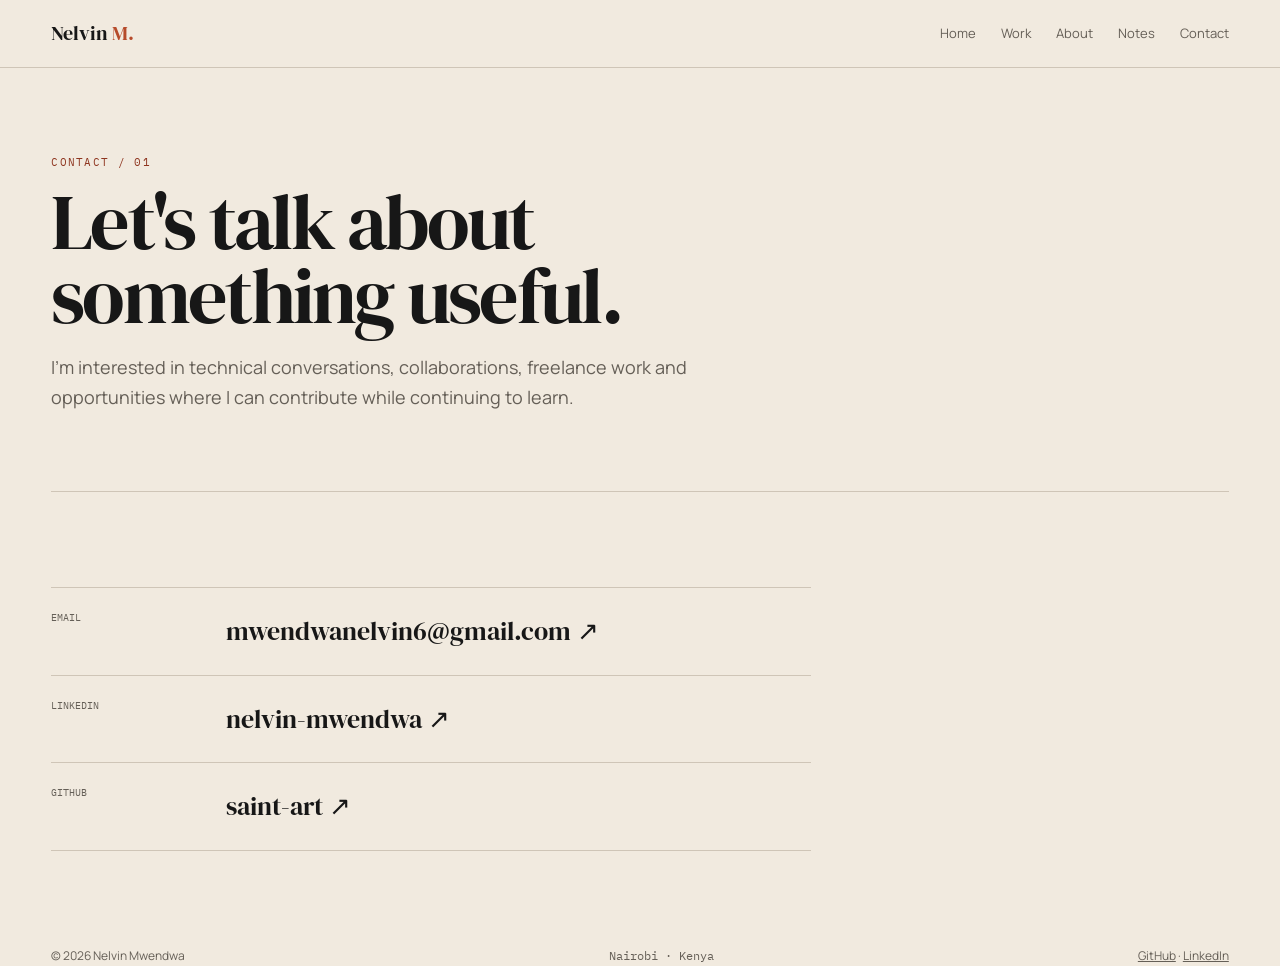
<file: nelvin-personal-site/contact.html>
<!doctype html><html lang="en"><head><meta charset="utf-8"><meta name="viewport" content="width=device-width,initial-scale=1">
<title>Contact · Nelvin Mwendwa</title><meta name="description" content="Contact Nelvin Mwendwa by email, GitHub or LinkedIn.">
<link rel="preconnect" href="https://fonts.googleapis.com"><link rel="preconnect" href="https://fonts.gstatic.com" crossorigin>
<link href="https://fonts.googleapis.com/css2?family=DM+Serif+Display&family=IBM+Plex+Mono:wght@400;500&family=Manrope:wght@400;500;600;700&display=swap" rel="stylesheet"><link rel="stylesheet" href="styles.css">
<script type="application/ld+json">{"@context":"https://schema.org","@type":"Person","name":"Nelvin Mwendwa","alternateName":"Saint","jobTitle":"Computer Science student and Python / automation developer","url":"","sameAs":["https://github.com/saint-art","https://www.linkedin.com/in/nelvin-mwendwa/"],"email":"mailto:mwendwanelvin6@gmail.com","description":"Computer Science student from Kenya building Python automation, backend systems, compliance data tools and quantitative software."}</script></head><body>
<header class="site-header"><div class="nav"><a class="brand" href="index.html">Nelvin <span>M.</span></a><nav class="navlinks"><a href="index.html">Home</a><a href="work.html">Work</a><a href="about.html">About</a><a href="writing.html">Notes</a><a href="contact.html">Contact</a></nav></div></header>
<main class="container"><div class="page-hero"><div class="eyebrow">Contact / 01</div><h1>Let's talk about<br>something useful.</h1><p>I'm interested in technical conversations, collaborations, freelance work and opportunities where I can contribute while continuing to learn.</p></div>
<section class="section" style="border-top:1px solid var(--line)"><div class="contact-list">
<a class="contact-row" href="mailto:mwendwanelvin6@gmail.com"><span class="label">Email</span><span class="value">mwendwanelvin6@gmail.com ↗</span></a>
<a class="contact-row" href="https://www.linkedin.com/in/nelvin-mwendwa/"><span class="label">LinkedIn</span><span class="value">nelvin-mwendwa ↗</span></a>
<a class="contact-row" href="https://github.com/saint-art"><span class="label">GitHub</span><span class="value">saint-art ↗</span></a>
</div></section></main><footer class="container"><div>© 2026 Nelvin Mwendwa</div><div class="mono">Nairobi · Kenya</div><div><a href="https://github.com/saint-art" target="_blank" rel="noopener">GitHub</a> · <a href="https://www.linkedin.com/in/nelvin-mwendwa/" target="_blank" rel="noopener">LinkedIn</a></div></footer></body></html>
</file>
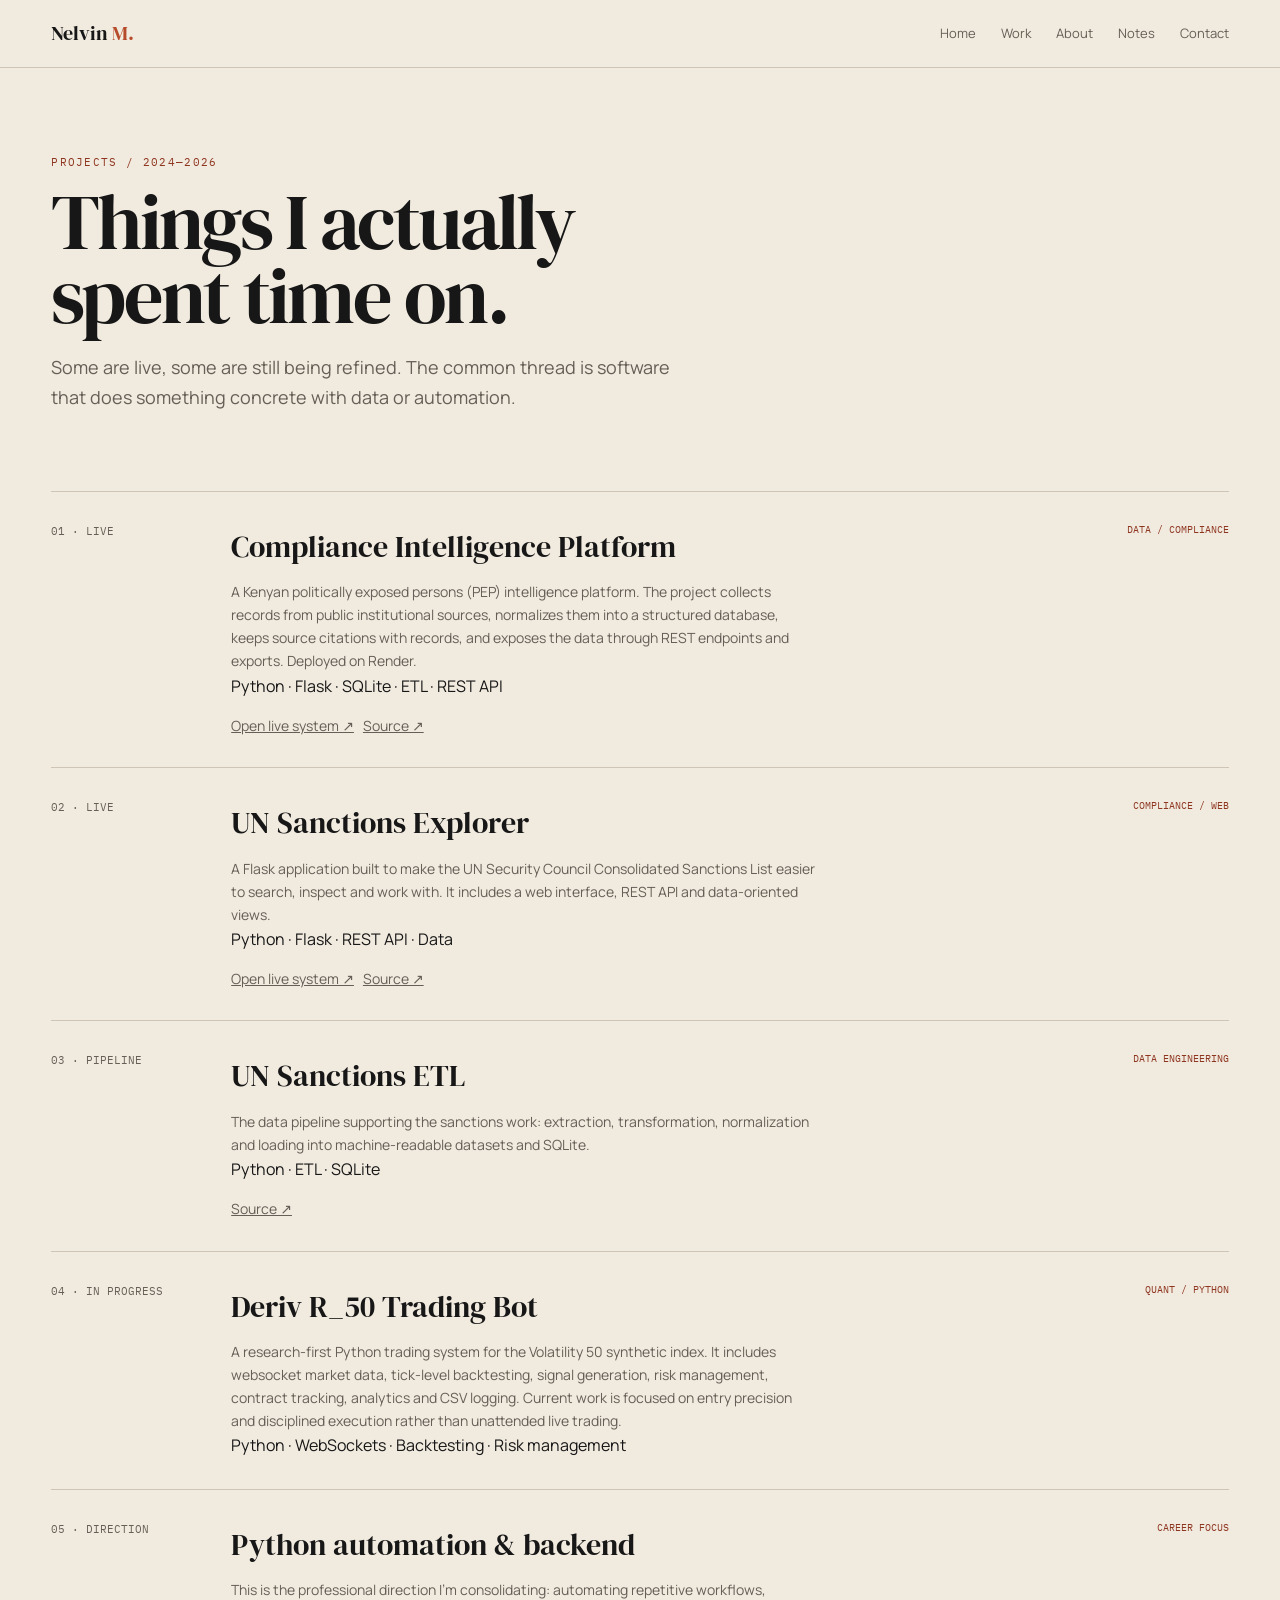
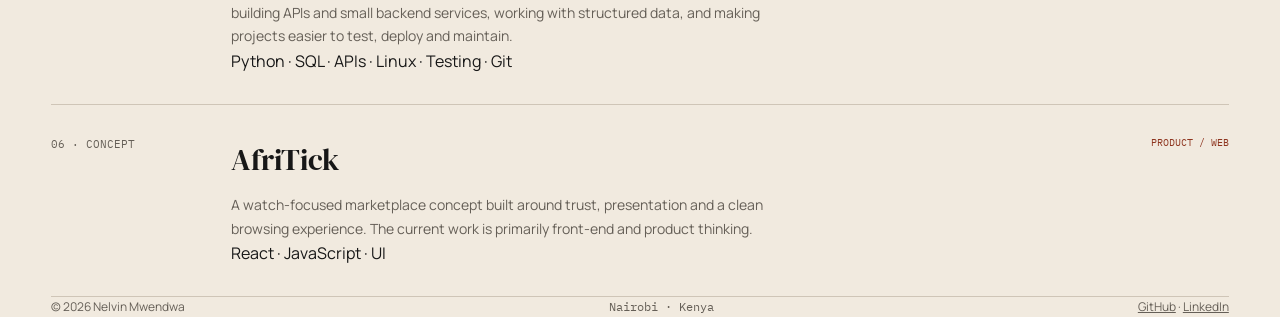
<file: nelvin-personal-site/work.html>
<!doctype html><html lang="en"><head><meta charset="utf-8"><meta name="viewport" content="width=device-width,initial-scale=1">
<title>Work · Nelvin Mwendwa</title><meta name="description" content="Selected software projects by Nelvin Mwendwa, including compliance intelligence, UN sanctions data, quantitative trading research and Python automation.">
<link rel="preconnect" href="https://fonts.googleapis.com"><link rel="preconnect" href="https://fonts.gstatic.com" crossorigin>
<link href="https://fonts.googleapis.com/css2?family=DM+Serif+Display&family=IBM+Plex+Mono:wght@400;500&family=Manrope:wght@400;500;600;700&display=swap" rel="stylesheet"><link rel="stylesheet" href="styles.css">
<script type="application/ld+json">{"@context":"https://schema.org","@type":"Person","name":"Nelvin Mwendwa","alternateName":"Saint","jobTitle":"Computer Science student and Python / automation developer","url":"","sameAs":["https://github.com/saint-art","https://www.linkedin.com/in/nelvin-mwendwa/"],"email":"mailto:mwendwanelvin6@gmail.com","description":"Computer Science student from Kenya building Python automation, backend systems, compliance data tools and quantitative software."}</script></head><body>
<header class="site-header"><div class="nav"><a class="brand" href="index.html">Nelvin <span>M.</span></a><nav class="navlinks"><a href="index.html">Home</a><a href="work.html">Work</a><a href="about.html">About</a><a href="writing.html">Notes</a><a href="contact.html">Contact</a></nav></div></header>
<main class="container">
<div class="page-hero"><div class="eyebrow">Projects / 2024—2026</div><h1>Things I actually<br>spent time on.</h1><p>Some are live, some are still being refined. The common thread is software that does something concrete with data or automation.</p></div>
<div class="entries">
 <article class="entry" id="cip"><div class="date">01 · LIVE</div><div><h2>Compliance Intelligence Platform</h2><p>A Kenyan politically exposed persons (PEP) intelligence platform. The project collects records from public institutional sources, normalizes them into a structured database, keeps source citations with records, and exposes the data through REST endpoints and exports. Deployed on Render.</p><div class="stack">Python · Flask · SQLite · ETL · REST API</div><p style="margin-top:15px"><a href="https://compliance-intelligence-platform-hncx.onrender.com/" target="_blank" rel="noopener">Open live system ↗</a> &nbsp; <a href="https://github.com/saint-art/Compliance-Intelligence-Platform" target="_blank" rel="noopener">Source ↗</a></p></div><div class="tag">DATA / COMPLIANCE</div></article>
 <article class="entry" id="sanctions"><div class="date">02 · LIVE</div><div><h2>UN Sanctions Explorer</h2><p>A Flask application built to make the UN Security Council Consolidated Sanctions List easier to search, inspect and work with. It includes a web interface, REST API and data-oriented views.</p><div class="stack">Python · Flask · REST API · Data</div><p style="margin-top:15px"><a href="https://un-sanctions-explorer.onrender.com/" target="_blank" rel="noopener">Open live system ↗</a> &nbsp; <a href="https://github.com/saint-art/UN-Sanctions-Explorer" target="_blank" rel="noopener">Source ↗</a></p></div><div class="tag">COMPLIANCE / WEB</div></article>
 <article class="entry"><div class="date">03 · PIPELINE</div><div><h2>UN Sanctions ETL</h2><p>The data pipeline supporting the sanctions work: extraction, transformation, normalization and loading into machine-readable datasets and SQLite.</p><div class="stack">Python · ETL · SQLite</div><p style="margin-top:15px"><a href="https://github.com/saint-art/UN-Sanctions-ETL" target="_blank" rel="noopener">Source ↗</a></p></div><div class="tag">DATA ENGINEERING</div></article>
 <article class="entry" id="deriv"><div class="date">04 · IN PROGRESS</div><div><h2>Deriv R_50 Trading Bot</h2><p>A research-first Python trading system for the Volatility 50 synthetic index. It includes websocket market data, tick-level backtesting, signal generation, risk management, contract tracking, analytics and CSV logging. Current work is focused on entry precision and disciplined execution rather than unattended live trading.</p><div class="stack">Python · WebSockets · Backtesting · Risk management</div></div><div class="tag">QUANT / PYTHON</div></article>
 <article class="entry" id="automation"><div class="date">05 · DIRECTION</div><div><h2>Python automation & backend</h2><p>This is the professional direction I'm consolidating: automating repetitive workflows, building APIs and small backend services, working with structured data, and making projects easier to test, deploy and maintain.</p><div class="stack">Python · SQL · APIs · Linux · Testing · Git</div></div><div class="tag">CAREER FOCUS</div></article>
 <article class="entry"><div class="date">06 · CONCEPT</div><div><h2>AfriTick</h2><p>A watch-focused marketplace concept built around trust, presentation and a clean browsing experience. The current work is primarily front-end and product thinking.</p><div class="stack">React · JavaScript · UI</div></div><div class="tag">PRODUCT / WEB</div></article>
</div>
</main><footer class="container"><div>© 2026 Nelvin Mwendwa</div><div class="mono">Nairobi · Kenya</div><div><a href="https://github.com/saint-art" target="_blank" rel="noopener">GitHub</a> · <a href="https://www.linkedin.com/in/nelvin-mwendwa/" target="_blank" rel="noopener">LinkedIn</a></div></footer></body></html>
</file>
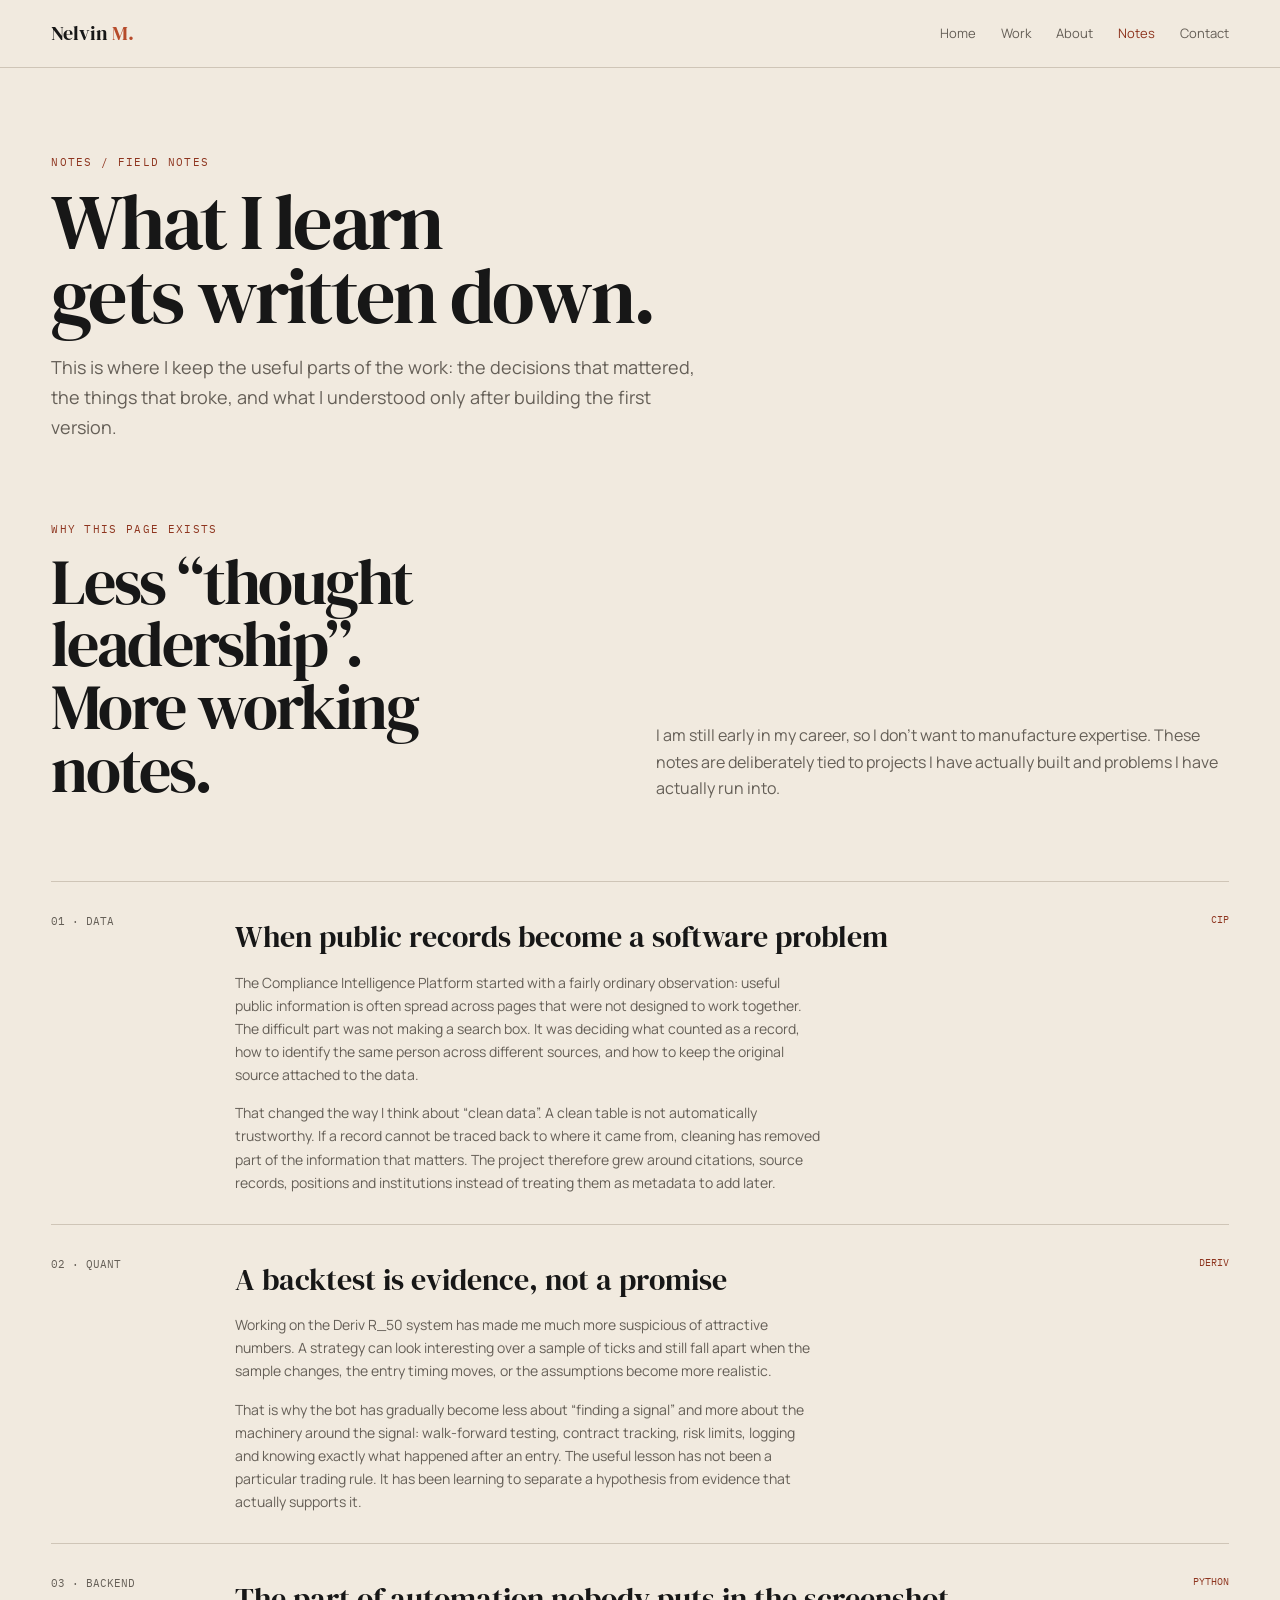
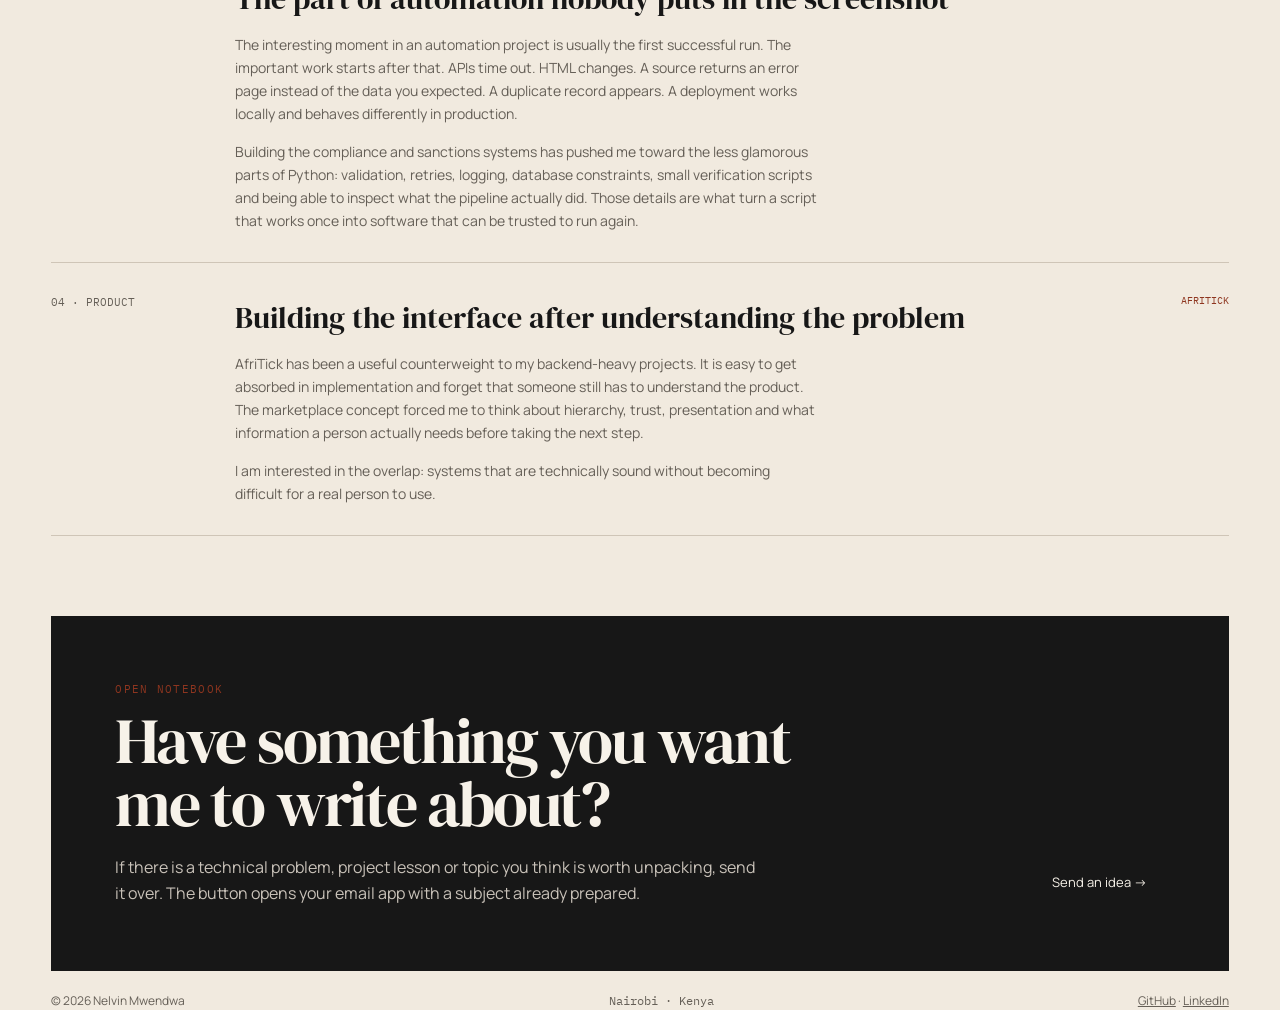
<file: nelvin-personal-site/writing.html>
<!doctype html><html lang="en"><head><meta charset="utf-8"><meta name="viewport" content="width=device-width,initial-scale=1">
<title>Notes · Nelvin Mwendwa</title><meta name="description" content="Technical notes by Nelvin Mwendwa on building compliance data systems, Python automation and quantitative software.">
<link rel="preconnect" href="https://fonts.googleapis.com"><link rel="preconnect" href="https://fonts.gstatic.com" crossorigin>
<link href="https://fonts.googleapis.com/css2?family=DM+Serif+Display&family=IBM+Plex+Mono:wght@400;500&family=Manrope:wght@400;500;600;700&display=swap" rel="stylesheet"><link rel="stylesheet" href="styles.css">
<script type="application/ld+json">{"@context":"https://schema.org","@type":"Person","name":"Nelvin Mwendwa","alternateName":"Saint","jobTitle":"Computer Science student and Python / automation developer","sameAs":["https://github.com/saint-art","https://www.linkedin.com/in/nelvin-mwendwa/"],"email":"mailto:mwendwanelvin6@gmail.com","description":"Computer Science student from Kenya building Python automation, backend systems, compliance data tools and quantitative software."}</script></head><body>
<header class="site-header"><div class="nav"><a class="brand" href="index.html">Nelvin <span>M.</span></a><nav class="navlinks"><a href="index.html">Home</a><a href="work.html">Work</a><a href="about.html">About</a><a class="active" href="writing.html">Notes</a><a href="contact.html">Contact</a></nav></div></header>
<main class="container"><div class="page-hero"><div class="eyebrow">Notes / Field notes</div><h1>What I learn<br>gets written down.</h1><p>This is where I keep the useful parts of the work: the decisions that mattered, the things that broke, and what I understood only after building the first version.</p></div>
<section class="notes-intro"><div><div class="eyebrow">Why this page exists</div><h2>Less “thought leadership”.<br>More working notes.</h2></div><p>I am still early in my career, so I don't want to manufacture expertise. These notes are deliberately tied to projects I have actually built and problems I have actually run into.</p></section>
<div class="entries">
<article class="entry note-entry"><div class="date">01 · DATA</div><div><h2>When public records become a software problem</h2><p>The Compliance Intelligence Platform started with a fairly ordinary observation: useful public information is often spread across pages that were not designed to work together. The difficult part was not making a search box. It was deciding what counted as a record, how to identify the same person across different sources, and how to keep the original source attached to the data.</p><p>That changed the way I think about “clean data”. A clean table is not automatically trustworthy. If a record cannot be traced back to where it came from, cleaning has removed part of the information that matters. The project therefore grew around citations, source records, positions and institutions instead of treating them as metadata to add later.</p></div><div class="tag">CIP</div></article>
<article class="entry note-entry"><div class="date">02 · QUANT</div><div><h2>A backtest is evidence, not a promise</h2><p>Working on the Deriv R_50 system has made me much more suspicious of attractive numbers. A strategy can look interesting over a sample of ticks and still fall apart when the sample changes, the entry timing moves, or the assumptions become more realistic.</p><p>That is why the bot has gradually become less about “finding a signal” and more about the machinery around the signal: walk-forward testing, contract tracking, risk limits, logging and knowing exactly what happened after an entry. The useful lesson has not been a particular trading rule. It has been learning to separate a hypothesis from evidence that actually supports it.</p></div><div class="tag">DERIV</div></article>
<article class="entry note-entry"><div class="date">03 · BACKEND</div><div><h2>The part of automation nobody puts in the screenshot</h2><p>The interesting moment in an automation project is usually the first successful run. The important work starts after that. APIs time out. HTML changes. A source returns an error page instead of the data you expected. A duplicate record appears. A deployment works locally and behaves differently in production.</p><p>Building the compliance and sanctions systems has pushed me toward the less glamorous parts of Python: validation, retries, logging, database constraints, small verification scripts and being able to inspect what the pipeline actually did. Those details are what turn a script that works once into software that can be trusted to run again.</p></div><div class="tag">PYTHON</div></article>
<article class="entry note-entry"><div class="date">04 · PRODUCT</div><div><h2>Building the interface after understanding the problem</h2><p>AfriTick has been a useful counterweight to my backend-heavy projects. It is easy to get absorbed in implementation and forget that someone still has to understand the product. The marketplace concept forced me to think about hierarchy, trust, presentation and what information a person actually needs before taking the next step.</p><p>I am interested in the overlap: systems that are technically sound without becoming difficult for a real person to use.</p></div><div class="tag">AFRITICK</div></article>
</div>
<section class="write-cta"><div><div class="eyebrow">Open notebook</div><h2>Have something you want me to write about?</h2><p>If there is a technical problem, project lesson or topic you think is worth unpacking, send it over. The button opens your email app with a subject already prepared.</p></div><a class="button primary" href="mailto:mwendwanelvin6@gmail.com?subject=Writing%20idea%20for%20Nelvin%27s%20notes&body=Hi%20Nelvin%2C%0A%0AI%27d%20like%20you%20to%20write%20about%3A%0A%0A">Send an idea →</a></section>
</main><footer class="container"><div>© 2026 Nelvin Mwendwa</div><div class="mono">Nairobi · Kenya</div><div><a href="https://github.com/saint-art" target="_blank" rel="noopener">GitHub</a> · <a href="https://www.linkedin.com/in/nelvin-mwendwa/" target="_blank" rel="noopener">LinkedIn</a></div></footer></body></html>
</file>
<file: styles.css>
:root{
 --bg:#f1eadf; --paper:#f7f2e9; --ink:#171717; --muted:#655f57; --line:#cfc5b7;
 --rust:#b64b2b; --rust-dark:#8e351f; --blue:#315b72; --lime:#c7d66b;
 --serif:"DM Serif Display",Georgia,serif; --sans:"Manrope",system-ui,sans-serif; --mono:"IBM Plex Mono",monospace;
}
*{box-sizing:border-box}
html{scroll-behavior:smooth}
body{margin:0;background:var(--bg);color:var(--ink);font-family:var(--sans);line-height:1.65;-webkit-font-smoothing:antialiased}
a{color:inherit}
::selection{background:var(--lime);color:var(--ink)}
.site-header{position:sticky;top:0;z-index:20;background:rgba(241,234,223,.92);backdrop-filter:blur(10px);border-bottom:1px solid var(--line)}
.nav{max-width:1180px;margin:auto;padding:17px 28px;display:flex;justify-content:space-between;align-items:center}
.brand{font-family:var(--serif);font-size:20px;text-decoration:none}
.brand span{color:var(--rust)}
.navlinks{display:flex;gap:25px;font-size:13px}
.navlinks a{text-decoration:none;color:var(--muted)}
.navlinks a:hover,.navlinks a.active{color:var(--rust-dark)}
.container{max-width:1180px;margin:auto;padding:0 28px}
.hero{min-height:calc(100vh - 66px);display:grid;grid-template-columns:1.1fr .9fr;gap:70px;align-items:center;padding:70px 0 85px}
.kicker,.eyebrow{font-family:var(--mono);font-size:11px;letter-spacing:.12em;text-transform:uppercase;color:var(--rust-dark)}
.hero h1{font-family:var(--serif);font-size:clamp(62px,9vw,126px);line-height:.86;letter-spacing:-.045em;margin:18px 0 28px;font-weight:400}
.hero h1 em{font-style:normal;color:var(--rust)}
.lead{font-size:21px;line-height:1.5;max-width:620px;color:#34302b}
.hero-actions{display:flex;gap:12px;flex-wrap:wrap;margin-top:32px}
.button{display:inline-block;padding:12px 17px;border:1px solid var(--ink);text-decoration:none;font-size:13px}
.button.primary{background:var(--ink);color:var(--paper)}
.button:hover{transform:translateY(-1px)}
.hero-card{position:relative}
.photo-frame{background:var(--ink);padding:12px;transform:rotate(2deg);box-shadow:18px 20px 0 var(--rust)}
.photo-frame img{width:100%;aspect-ratio:3/4;object-fit:cover;filter:saturate(.9)}
.stamp{position:absolute;right:-22px;top:-24px;width:105px;height:105px;border:1px solid var(--ink);background:var(--lime);display:grid;place-items:center;text-align:center;font-family:var(--mono);font-size:10px;line-height:1.3;transform:rotate(8deg)}
.section{padding:95px 0;border-top:1px solid var(--line)}
.section-head{display:grid;grid-template-columns:.34fr 1fr;gap:50px;margin-bottom:45px}
.section-head h2{font-family:var(--serif);font-size:54px;line-height:1;margin:0;font-weight:400;letter-spacing:-.03em}
.section-head p{max-width:650px;margin:0;color:var(--muted);font-size:16px}
.work-grid{display:grid;grid-template-columns:repeat(2,1fr);gap:18px}
.project{background:var(--paper);border:1px solid var(--line);padding:28px;min-height:290px;display:flex;flex-direction:column;justify-content:space-between;text-decoration:none;transition:.18s ease}
.project:hover{border-color:var(--rust);transform:translateY(-4px);box-shadow:8px 8px 0 var(--rust)}
.project .number{font-family:var(--mono);font-size:11px;color:var(--rust)}
.project h3{font-family:var(--serif);font-size:32px;line-height:1.05;margin:22px 0 12px;font-weight:400}
.project p{color:var(--muted);font-size:14px;max-width:55ch}
.project .stack{font-family:var(--mono);font-size:10px;color:var(--blue);margin-top:20px}
.feature{grid-column:span 2;background:var(--ink);color:var(--paper);border-color:var(--ink);min-height:330px}
.feature p{color:#c9c2b9}
.feature .stack{color:var(--lime)}
.feature:hover{box-shadow:10px 10px 0 var(--lime)}
.split{display:grid;grid-template-columns:1fr 1fr;gap:70px}
.copy{font-size:17px;max-width:62ch}
.copy p{margin:0 0 18px}
.fact-list{border-top:1px solid var(--line)}
.fact{display:grid;grid-template-columns:130px 1fr;gap:20px;padding:17px 0;border-bottom:1px solid var(--line);font-size:14px}
.fact b{font-family:var(--mono);font-size:10px;text-transform:uppercase;letter-spacing:.08em;color:var(--muted)}
.fact span{font-weight:600}
.path{display:grid;grid-template-columns:repeat(3,1fr);gap:1px;background:var(--line);border:1px solid var(--line)}
.path article{background:var(--paper);padding:30px;min-height:210px}
.path .year{font-family:var(--mono);font-size:11px;color:var(--rust)}
.path h3{font-family:var(--serif);font-size:26px;font-weight:400;margin:20px 0 8px}
.path p{font-size:13px;color:var(--muted)}
.contact-band{background:var(--blue);color:#f7f2e9;padding:65px 50px;display:flex;justify-content:space-between;gap:35px;align-items:end}
.contact-band h2{font-family:var(--serif);font-weight:400;font-size:58px;line-height:.95;margin:10px 0 0;max-width:700px}
.contact-band .button{border-color:#f7f2e9;color:#f7f2e9}
footer{padding:45px 0 60px;display:flex;justify-content:space-between;gap:20px;font-size:12px;color:var(--muted)}
.mono{font-family:var(--mono)}
.page-hero{padding:85px 0 60px}
.page-hero h1{font-family:var(--serif);font-weight:400;font-size:78px;line-height:.95;margin:14px 0 20px;letter-spacing:-.035em}
.page-hero p{font-size:18px;max-width:650px;color:var(--muted)}
.entries{border-top:1px solid var(--line)}
.entry{display:grid;grid-template-columns:150px 1fr 150px;gap:30px;padding:30px 0;border-bottom:1px solid var(--line)}
.entry .date{font-family:var(--mono);font-size:11px;color:var(--muted)}
.entry h2{font-family:var(--serif);font-weight:400;font-size:30px;margin:0 0 9px}
.entry p{font-size:14px;color:var(--muted);margin:0;max-width:65ch}
.tag{text-align:right;font-family:var(--mono);font-size:10px;color:var(--rust-dark)}
.prose{max-width:720px;font-size:17px}
.prose h2{font-family:var(--serif);font-weight:400;font-size:38px;margin-top:55px}
.prose p{margin:0 0 20px}
.contact-list{max-width:760px}
.contact-row{display:grid;grid-template-columns:150px 1fr;gap:25px;padding:22px 0;border-top:1px solid var(--line);text-decoration:none}
.contact-row:last-child{border-bottom:1px solid var(--line)}
.contact-row .label{font-family:var(--mono);font-size:10px;color:var(--muted);text-transform:uppercase}
.contact-row .value{font-family:var(--serif);font-size:26px}
@media(max-width:820px){
 .hero{grid-template-columns:1fr;gap:50px;padding-top:55px}
 .hero h1{font-size:72px}.hero-card{max-width:520px}
 .section-head,.split{grid-template-columns:1fr;gap:25px}.work-grid{grid-template-columns:1fr}.feature{grid-column:auto}
 .path{grid-template-columns:1fr}.contact-band{display:block;padding:45px 28px}.contact-band h2{font-size:45px;margin-bottom:30px}
 .entry{grid-template-columns:90px 1fr}.tag{display:none}.page-hero h1{font-size:60px}
}
@media(max-width:560px){
 .nav{padding:14px 18px}.container{padding:0 18px}.navlinks{gap:12px;font-size:11px}.brand{font-size:17px}
 .hero{min-height:auto;padding:60px 0 75px}.hero h1{font-size:58px}.lead{font-size:18px}
 .section{padding:70px 0}.section-head h2{font-size:45px}.project{padding:23px}.project h3{font-size:27px}
 .fact{grid-template-columns:95px 1fr}.contact-row{grid-template-columns:90px 1fr}.contact-row .value{font-size:20px}
 footer{display:block} footer>*{margin-bottom:12px}
}

/* 2026 responsive pass */
.container{width:100%;max-width:none;margin:0;padding-left:clamp(18px,4vw,64px);padding-right:clamp(18px,4vw,64px)}
.nav{width:100%;max-width:none;margin:0;padding:17px clamp(18px,4vw,64px)}
.hero{width:100%;padding-left:0;padding-right:0;grid-template-columns:minmax(0,1.08fr) minmax(280px,.92fr);gap:clamp(36px,7vw,110px)}
.hero-card{max-width:760px;margin-left:auto;width:100%}
.photo-frame{width:100%}
.section-head{grid-template-columns:minmax(240px,.34fr) minmax(0,1fr)}
.work-grid,.path{width:100%}
.page-hero{max-width:1100px}
.notes-intro{display:grid;grid-template-columns:minmax(300px,.9fr) minmax(0,1fr);gap:clamp(30px,7vw,110px);padding:0 0 80px;align-items:end}
.notes-intro h2,.write-cta h2{font-family:var(--serif);font-size:clamp(38px,5vw,68px);font-weight:400;line-height:.98;letter-spacing:-.035em;margin:12px 0 0}
.notes-intro p{max-width:62ch;color:var(--muted);font-size:16px;margin:0}
.note-entry{grid-template-columns:clamp(100px,12vw,170px) minmax(0,1fr) clamp(100px,12vw,170px)}
.note-entry>div:nth-child(2){max-width:850px}
.note-entry p+p{margin-top:15px}
.write-cta{margin:80px 0 20px;padding:clamp(32px,5vw,70px);background:var(--ink);color:var(--paper);display:flex;justify-content:space-between;align-items:end;gap:40px}
.write-cta h2{max-width:760px}
.write-cta p{max-width:650px;color:#c9c2b9;margin:18px 0 0}
.write-cta .button{flex:0 0 auto;white-space:nowrap}

@media(min-width:1400px){
 .hero h1{font-size:clamp(100px,9vw,154px)}
 .lead{font-size:23px;max-width:700px}
 .project{min-height:330px;padding:36px}
 .project h3{font-size:38px}
 .section{padding-top:120px;padding-bottom:120px}
 .page-hero{padding-top:110px;padding-bottom:80px}
}
@media(max-width:820px){
 .hero{grid-template-columns:1fr;gap:50px}
 .hero-card{max-width:600px;margin:0}
 .notes-intro{grid-template-columns:1fr;gap:25px;padding-bottom:60px}
 .note-entry{grid-template-columns:90px minmax(0,1fr)}
 .note-entry .tag{display:none}
 .write-cta{display:block}
 .write-cta .button{margin-top:28px}
}
@media(max-width:560px){
 .nav{padding-top:14px;padding-bottom:14px}
 .navlinks{gap:10px;overflow-x:auto;white-space:nowrap;max-width:78vw;padding-bottom:2px}
 .hero h1{font-size:clamp(52px,16vw,72px)}
 .hero{padding-top:48px}
 .section{padding-top:65px;padding-bottom:65px}
 .page-hero{padding-top:65px;padding-bottom:48px}
 .page-hero h1{font-size:clamp(48px,14vw,64px)}
 .section-head h2{font-size:clamp(40px,12vw,52px)}
 .note-entry{grid-template-columns:1fr;gap:12px;padding:26px 0}
 .note-entry .date{order:0}
 .note-entry h2{font-size:27px}
 .write-cta{margin-top:55px;padding:30px 22px}
 .write-cta h2{font-size:clamp(38px,11vw,50px)}
}


/* Text-based portrait fallback: keeps the hero complete without a local photo asset. */
.photo-frame.monogram{display:grid;place-items:center;color:var(--lime);font:clamp(5.5rem,13vw,10.5rem)/1 "DM Serif Display",Georgia,serif;letter-spacing:-.08em}
.photo-frame.monogram small{position:absolute;bottom:22px;left:0;right:0;text-align:center;color:#f7f2e9;font:10px "IBM Plex Mono",monospace;letter-spacing:.16em}



/* Deliberate, lightweight page transitions with universal-browser fallback */
body{opacity:1;transform:translateY(0)}
body.page-enter{animation:page-enter .46s cubic-bezier(.2,.7,.2,1) both}
body.page-leaving{opacity:0;transform:translateY(-5px);transition:opacity .2s ease,transform .2s ease}
@keyframes page-enter{from{opacity:0;transform:translateY(9px)}to{opacity:1;transform:translateY(0)}}
@media(prefers-reduced-motion:reduce){body.page-enter,body.page-leaving{animation:none!important;transition:none!important;opacity:1;transform:none}}
/* Project identities: restrained accents, shared portfolio design */
.project[href*="afritick"],.entry#afritick{--project-accent:#71866f;--project-wash:#e7ece3}
.project[href*="matchmint"],.entry#matchmint{--project-accent:#8d7650;--project-wash:#eee9df}
.project[href*="bizflow"],.entry#bizflow{--project-accent:#55778a;--project-wash:#e5edf0}
.project[href*="deriv"],.entry#deriv{--project-accent:#6977a0;--project-wash:#e9ebf3}
.project[href*="sanctions"],.entry#sanctions{--project-accent:#88708d;--project-wash:#eee8ef}
.project[href*="afritick"],.project[href*="matchmint"],.project[href*="bizflow"],.project[href*="deriv"],.project[href*="sanctions"]{border-top:3px solid var(--project-accent,var(--line))}
.project[href*="afritick"]:hover,.project[href*="matchmint"]:hover,.project[href*="bizflow"]:hover,.project[href*="deriv"]:hover,.project[href*="sanctions"]:hover{border-color:var(--project-accent);box-shadow:8px 8px 0 var(--project-wash)}
.entry#afritick,.entry#matchmint,.entry#bizflow{padding-left:14px;border-left:3px solid var(--project-accent)}
.entry#afritick .date,.entry#matchmint .date,.entry#bizflow .date{color:var(--project-accent)}
.photo-frame img{image-rendering:auto;filter:saturate(.98) contrast(1.02)}
</file>
<file: nelvin-personal-site/styles.css>
:root{
 --bg:#f1eadf; --paper:#f7f2e9; --ink:#171717; --muted:#655f57; --line:#cfc5b7;
 --rust:#b64b2b; --rust-dark:#8e351f; --blue:#315b72; --lime:#c7d66b;
 --serif:"DM Serif Display",Georgia,serif; --sans:"Manrope",system-ui,sans-serif; --mono:"IBM Plex Mono",monospace;
}
*{box-sizing:border-box}
html{scroll-behavior:smooth}
body{margin:0;background:var(--bg);color:var(--ink);font-family:var(--sans);line-height:1.65;-webkit-font-smoothing:antialiased}
a{color:inherit}
::selection{background:var(--lime);color:var(--ink)}
.site-header{position:sticky;top:0;z-index:20;background:rgba(241,234,223,.92);backdrop-filter:blur(10px);border-bottom:1px solid var(--line)}
.nav{max-width:1180px;margin:auto;padding:17px 28px;display:flex;justify-content:space-between;align-items:center}
.brand{font-family:var(--serif);font-size:20px;text-decoration:none}
.brand span{color:var(--rust)}
.navlinks{display:flex;gap:25px;font-size:13px}
.navlinks a{text-decoration:none;color:var(--muted)}
.navlinks a:hover,.navlinks a.active{color:var(--rust-dark)}
.container{max-width:1180px;margin:auto;padding:0 28px}
.hero{min-height:calc(100vh - 66px);display:grid;grid-template-columns:1.1fr .9fr;gap:70px;align-items:center;padding:70px 0 85px}
.kicker,.eyebrow{font-family:var(--mono);font-size:11px;letter-spacing:.12em;text-transform:uppercase;color:var(--rust-dark)}
.hero h1{font-family:var(--serif);font-size:clamp(62px,9vw,126px);line-height:.86;letter-spacing:-.045em;margin:18px 0 28px;font-weight:400}
.hero h1 em{font-style:normal;color:var(--rust)}
.lead{font-size:21px;line-height:1.5;max-width:620px;color:#34302b}
.hero-actions{display:flex;gap:12px;flex-wrap:wrap;margin-top:32px}
.button{display:inline-block;padding:12px 17px;border:1px solid var(--ink);text-decoration:none;font-size:13px}
.button.primary{background:var(--ink);color:var(--paper)}
.button:hover{transform:translateY(-1px)}
.hero-card{position:relative}
.photo-frame{background:var(--ink);padding:12px;transform:rotate(2deg);box-shadow:18px 20px 0 var(--rust)}
.photo-frame img{width:100%;aspect-ratio:3/4;object-fit:cover;filter:saturate(.9)}
.stamp{position:absolute;right:-22px;top:-24px;width:105px;height:105px;border:1px solid var(--ink);background:var(--lime);display:grid;place-items:center;text-align:center;font-family:var(--mono);font-size:10px;line-height:1.3;transform:rotate(8deg)}
.section{padding:95px 0;border-top:1px solid var(--line)}
.section-head{display:grid;grid-template-columns:.34fr 1fr;gap:50px;margin-bottom:45px}
.section-head h2{font-family:var(--serif);font-size:54px;line-height:1;margin:0;font-weight:400;letter-spacing:-.03em}
.section-head p{max-width:650px;margin:0;color:var(--muted);font-size:16px}
.work-grid{display:grid;grid-template-columns:repeat(2,1fr);gap:18px}
.project{background:var(--paper);border:1px solid var(--line);padding:28px;min-height:290px;display:flex;flex-direction:column;justify-content:space-between;text-decoration:none;transition:.18s ease}
.project:hover{border-color:var(--rust);transform:translateY(-4px);box-shadow:8px 8px 0 var(--rust)}
.project .number{font-family:var(--mono);font-size:11px;color:var(--rust)}
.project h3{font-family:var(--serif);font-size:32px;line-height:1.05;margin:22px 0 12px;font-weight:400}
.project p{color:var(--muted);font-size:14px;max-width:55ch}
.project .stack{font-family:var(--mono);font-size:10px;color:var(--blue);margin-top:20px}
.feature{grid-column:span 2;background:var(--ink);color:var(--paper);border-color:var(--ink);min-height:330px}
.feature p{color:#c9c2b9}
.feature .stack{color:var(--lime)}
.feature:hover{box-shadow:10px 10px 0 var(--lime)}
.split{display:grid;grid-template-columns:1fr 1fr;gap:70px}
.copy{font-size:17px;max-width:62ch}
.copy p{margin:0 0 18px}
.fact-list{border-top:1px solid var(--line)}
.fact{display:grid;grid-template-columns:130px 1fr;gap:20px;padding:17px 0;border-bottom:1px solid var(--line);font-size:14px}
.fact b{font-family:var(--mono);font-size:10px;text-transform:uppercase;letter-spacing:.08em;color:var(--muted)}
.fact span{font-weight:600}
.path{display:grid;grid-template-columns:repeat(3,1fr);gap:1px;background:var(--line);border:1px solid var(--line)}
.path article{background:var(--paper);padding:30px;min-height:210px}
.path .year{font-family:var(--mono);font-size:11px;color:var(--rust)}
.path h3{font-family:var(--serif);font-size:26px;font-weight:400;margin:20px 0 8px}
.path p{font-size:13px;color:var(--muted)}
.contact-band{background:var(--blue);color:#f7f2e9;padding:65px 50px;display:flex;justify-content:space-between;gap:35px;align-items:end}
.contact-band h2{font-family:var(--serif);font-weight:400;font-size:58px;line-height:.95;margin:10px 0 0;max-width:700px}
.contact-band .button{border-color:#f7f2e9;color:#f7f2e9}
footer{padding:45px 0 60px;display:flex;justify-content:space-between;gap:20px;font-size:12px;color:var(--muted)}
.mono{font-family:var(--mono)}
.page-hero{padding:85px 0 60px}
.page-hero h1{font-family:var(--serif);font-weight:400;font-size:78px;line-height:.95;margin:14px 0 20px;letter-spacing:-.035em}
.page-hero p{font-size:18px;max-width:650px;color:var(--muted)}
.entries{border-top:1px solid var(--line)}
.entry{display:grid;grid-template-columns:150px 1fr 150px;gap:30px;padding:30px 0;border-bottom:1px solid var(--line)}
.entry .date{font-family:var(--mono);font-size:11px;color:var(--muted)}
.entry h2{font-family:var(--serif);font-weight:400;font-size:30px;margin:0 0 9px}
.entry p{font-size:14px;color:var(--muted);margin:0;max-width:65ch}
.tag{text-align:right;font-family:var(--mono);font-size:10px;color:var(--rust-dark)}
.prose{max-width:720px;font-size:17px}
.prose h2{font-family:var(--serif);font-weight:400;font-size:38px;margin-top:55px}
.prose p{margin:0 0 20px}
.contact-list{max-width:760px}
.contact-row{display:grid;grid-template-columns:150px 1fr;gap:25px;padding:22px 0;border-top:1px solid var(--line);text-decoration:none}
.contact-row:last-child{border-bottom:1px solid var(--line)}
.contact-row .label{font-family:var(--mono);font-size:10px;color:var(--muted);text-transform:uppercase}
.contact-row .value{font-family:var(--serif);font-size:26px}
@media(max-width:820px){
 .hero{grid-template-columns:1fr;gap:50px;padding-top:55px}
 .hero h1{font-size:72px}.hero-card{max-width:520px}
 .section-head,.split{grid-template-columns:1fr;gap:25px}.work-grid{grid-template-columns:1fr}.feature{grid-column:auto}
 .path{grid-template-columns:1fr}.contact-band{display:block;padding:45px 28px}.contact-band h2{font-size:45px;margin-bottom:30px}
 .entry{grid-template-columns:90px 1fr}.tag{display:none}.page-hero h1{font-size:60px}
}
@media(max-width:560px){
 .nav{padding:14px 18px}.container{padding:0 18px}.navlinks{gap:12px;font-size:11px}.brand{font-size:17px}
 .hero{min-height:auto;padding:60px 0 75px}.hero h1{font-size:58px}.lead{font-size:18px}
 .section{padding:70px 0}.section-head h2{font-size:45px}.project{padding:23px}.project h3{font-size:27px}
 .fact{grid-template-columns:95px 1fr}.contact-row{grid-template-columns:90px 1fr}.contact-row .value{font-size:20px}
 footer{display:block} footer>*{margin-bottom:12px}
}

/* 2026 responsive pass */
.container{width:100%;max-width:none;margin:0;padding-left:clamp(18px,4vw,64px);padding-right:clamp(18px,4vw,64px)}
.nav{width:100%;max-width:none;margin:0;padding:17px clamp(18px,4vw,64px)}
.hero{width:100%;padding-left:0;padding-right:0;grid-template-columns:minmax(0,1.08fr) minmax(280px,.92fr);gap:clamp(36px,7vw,110px)}
.hero-card{max-width:760px;margin-left:auto;width:100%}
.photo-frame{width:100%}
.section-head{grid-template-columns:minmax(240px,.34fr) minmax(0,1fr)}
.work-grid,.path{width:100%}
.page-hero{max-width:1100px}
.notes-intro{display:grid;grid-template-columns:minmax(300px,.9fr) minmax(0,1fr);gap:clamp(30px,7vw,110px);padding:0 0 80px;align-items:end}
.notes-intro h2,.write-cta h2{font-family:var(--serif);font-size:clamp(38px,5vw,68px);font-weight:400;line-height:.98;letter-spacing:-.035em;margin:12px 0 0}
.notes-intro p{max-width:62ch;color:var(--muted);font-size:16px;margin:0}
.note-entry{grid-template-columns:clamp(100px,12vw,170px) minmax(0,1fr) clamp(100px,12vw,170px)}
.note-entry>div:nth-child(2){max-width:850px}
.note-entry p+p{margin-top:15px}
.write-cta{margin:80px 0 20px;padding:clamp(32px,5vw,70px);background:var(--ink);color:var(--paper);display:flex;justify-content:space-between;align-items:end;gap:40px}
.write-cta h2{max-width:760px}
.write-cta p{max-width:650px;color:#c9c2b9;margin:18px 0 0}
.write-cta .button{flex:0 0 auto;white-space:nowrap}

@media(min-width:1400px){
 .hero h1{font-size:clamp(100px,9vw,154px)}
 .lead{font-size:23px;max-width:700px}
 .project{min-height:330px;padding:36px}
 .project h3{font-size:38px}
 .section{padding-top:120px;padding-bottom:120px}
 .page-hero{padding-top:110px;padding-bottom:80px}
}
@media(max-width:820px){
 .hero{grid-template-columns:1fr;gap:50px}
 .hero-card{max-width:600px;margin:0}
 .notes-intro{grid-template-columns:1fr;gap:25px;padding-bottom:60px}
 .note-entry{grid-template-columns:90px minmax(0,1fr)}
 .note-entry .tag{display:none}
 .write-cta{display:block}
 .write-cta .button{margin-top:28px}
}
@media(max-width:560px){
 .nav{padding-top:14px;padding-bottom:14px}
 .navlinks{gap:10px;overflow-x:auto;white-space:nowrap;max-width:78vw;padding-bottom:2px}
 .hero h1{font-size:clamp(52px,16vw,72px)}
 .hero{padding-top:48px}
 .section{padding-top:65px;padding-bottom:65px}
 .page-hero{padding-top:65px;padding-bottom:48px}
 .page-hero h1{font-size:clamp(48px,14vw,64px)}
 .section-head h2{font-size:clamp(40px,12vw,52px)}
 .note-entry{grid-template-columns:1fr;gap:12px;padding:26px 0}
 .note-entry .date{order:0}
 .note-entry h2{font-size:27px}
 .write-cta{margin-top:55px;padding:30px 22px}
 .write-cta h2{font-size:clamp(38px,11vw,50px)}
}
</file>
